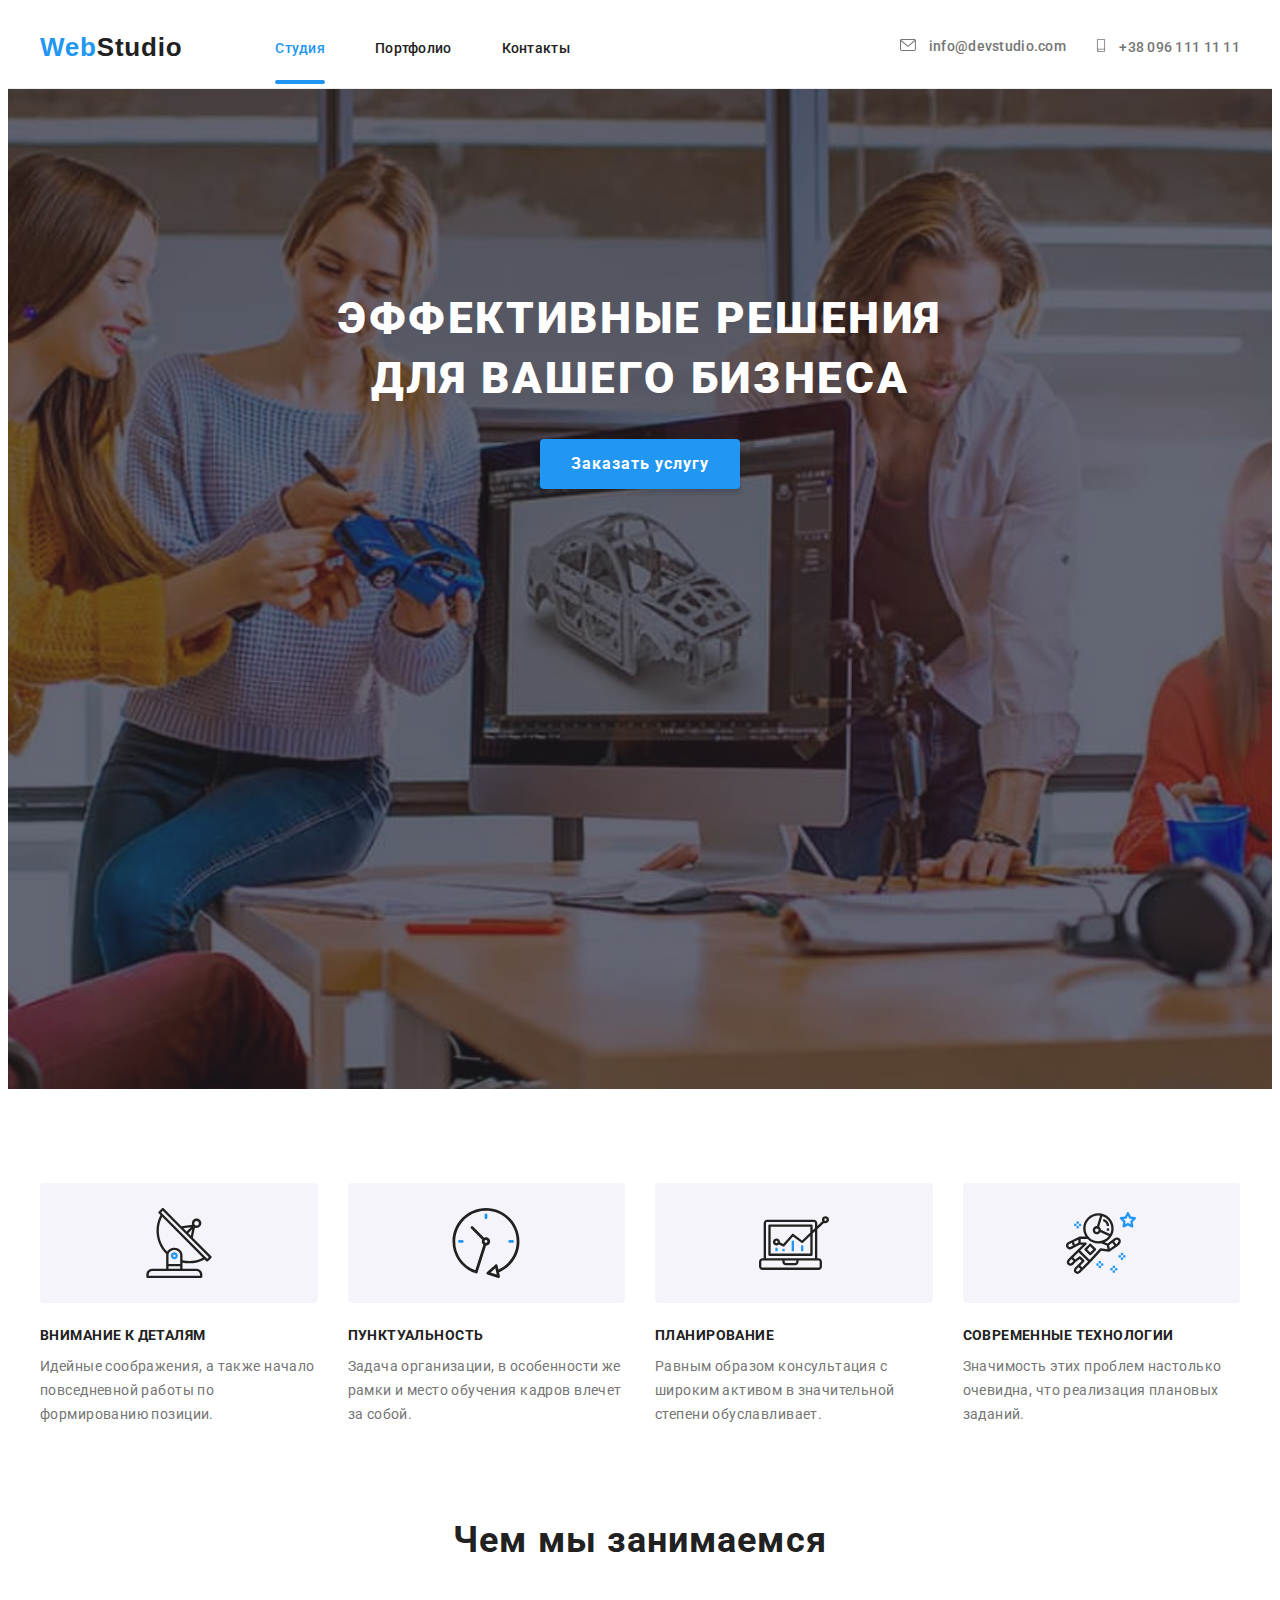
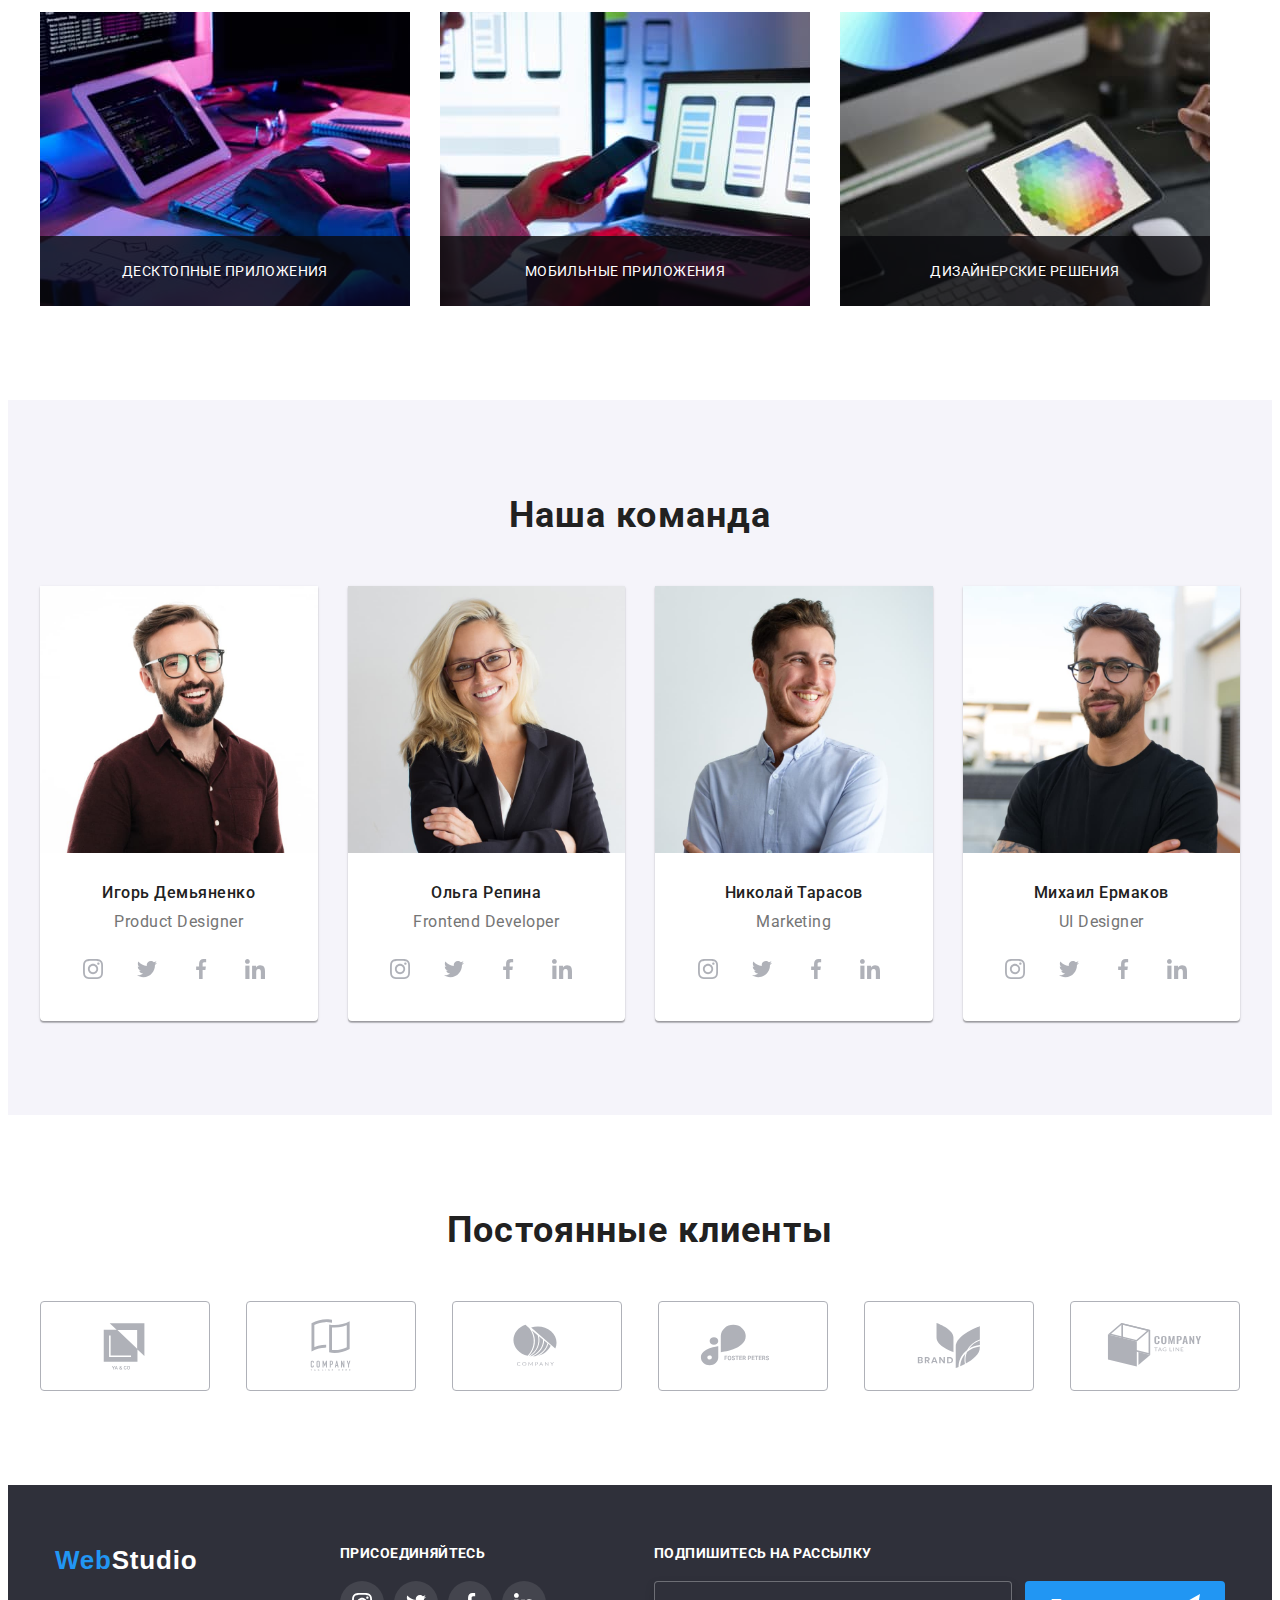
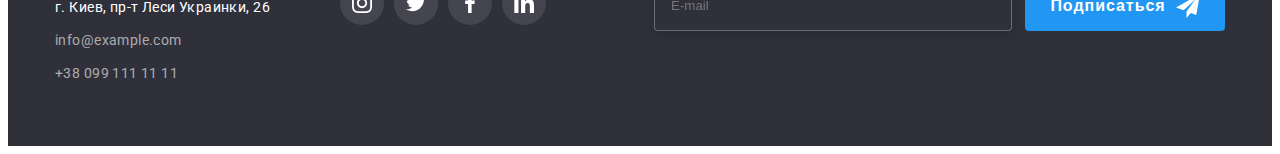
<file: index.html>
<!DOCTYPE html>
<html lang="ru">
<head>
    <meta charset="UTF-8">
    <meta http-equiv="X-UA-Compatible" content="IE=edge">
    <meta name="viewport" content="width=device-width, initial-scale=1.0">
    <link rel="stylesheet" href="https://cdnjs.cloudflare.com/ajax/libs/modern-normalize/1.1.0/modern-normalize.min.css"
        integrity="sha512-wpPYUAdjBVSE4KJnH1VR1HeZfpl1ub8YT/NKx4PuQ5NmX2tKuGu6U/JRp5y+Y8XG2tV+wKQpNHVUX03MfMFn9Q=="
        crossorigin="anonymous" referrerpolicy="no-referrer" />
    <link rel="preconnect" href="https://fonts.gstatic.com">
    <title>WebStudio</title>
    <link rel="preconnect" href="https://fonts.googleapis.com">
    <link rel="preconnect" href="https://fonts.gstatic.com" crossorigin>
    <link href="https://fonts.googleapis.com/css2?family=Roboto:wght@400;500;700;900&display=swap" rel="stylesheet">
    <link rel="stylesheet" href="./css/main.css"/>
</head>
<body>

    <!--Шапка -->
    <header class="header">
        <div class="container header__container">
            <nav class="navigation">
                <a href="/" class="logo"><span class="logo-web" lang="en">Web</span>Studio
                </a>

                <ul class="nav-list">
                    <li class="nav-list__item studio-portfolio">
                        <a href="./index.html"  class="nav-list__link current">Студия</a>
                    </li>
                    <li class="nav-list__item studio-portfolio">
                        <a href="./portfolio.html" class="nav-list__link">Портфолио</a>
                    </li>
                    <li class="nav-list__item studio-portfolio">
                        <a href="" class="nav-list__link">Контакты</a>
                    </li>
                </ul>
            </nav>

            <ul class="header-contacts">
                <li class="header-contacts__item">
                    <a href="mailto:info@devstudio.com" class="header-contacts__link">
                        <svg class="header-contacts-icons" width="16" height="12">
                            <use href="./Images/icons.svg#icon-envelope"></use>
                        </svg>
                        <span class="header-contacts-name">info@devstudio.com</span>
                    </a>
                </li>
                <li class="header-contacts__item">
                    <a href="tel:+380961111111" class="header-contacts__link">
                        <svg class="header-contacts-icons" width="10" height="13">
                            <use href="./Images/icons.svg#icon-smartphone"></use>
                        </svg>
                        <span class="header-contacts-name">+38 096 111 11 11</span>
                    </a>
                </li>
            </ul>
            <button type="button" class="btn-menu-open">
                <svg width="24" height="16">
                    <use href="./Images/icon-menu.svg#icon-menu"></use>
                </svg>
            </button>
        </div>
        <div class="mob-menu is-hidden">
            <div class="container">
                <div class="mob-menu-top">
                    <div class="mob-menu-close"> 
                        <button type="button" class="btn-menu-close">
                            <svg width="18.67" height="18.67">
                                <use href="./Images/icon-menu.svg#menu-icon-close"></use>
                            </svg>
                        </button>
                    </div>

                    <ul class="mob-menu-list">
                        <li class="mob-menu-list__item mob-studio-portfolio">
                            <a href="./index.html" class="mob-menu-list__link">Студия</a>
                        </li>
                        <li class="mob-menu-list__item mob-studio-portfolio">
                            <a href="./portfolio.html" class="mob-menu-list__link">Портфолио</a>
                        </li>
                        <li class="mob-menu-list__item mob-studio-portfolio">
                            <a href="" class="mob-menu-list__link">Контакты</a>
                        </li>
                    </ul>
                </div>

                <div class="mob-menu-bottom">
                    <ul class="mob-menu-contacts">
                        <li class="mob-menu-contacts__item">
                            <a href="mailto:info@devstudio.com" class="mob-menu-contacts__link">
                                <span class="mob-menu-contacts-name">info@devstudio.com</span>
                            </a>
                        </li>
                        <li class="mob-menu-contacts__item">
                            <a href="tel:+380961111111" class="mob-menu-contacts__link">
                                <span class="mob-menu-contacts-name">+38 096 111 11 11</span>
                            </a>
                        </li>
                    </ul>

                    <ul class="mob-menu-networks">
                        <li class="mob-menu-networks__item">
                            <a href="Instagram" class="mob-menu-networks__link">Instagram</a>
                        </li>
                        <li class="mob-menu-networks__item">
                            <a href="Twitter" class="mob-menu-networks__link">Twitter</a>
                        </li>
                        <li class="mob-menu-networks__item">
                            <a href="Facebook" class="mob-menu-networks__link">Facebook</a>
                        </li>
                        <li class="mob-menu-networks__item">
                            <a href="LinkedIn" class="mob-menu-networks__link">LinkedIn</a>
                        </li>
                    </ul>
                </div>
            </div>

        </div>
    </header>

    <main>
        <section class="hero section">
            <div class="container">
                <h1 class="hero__title">Эффективные решения для вашего бизнеса</h1>
                <button type="button" class="hero-btn" data-modal-open>Заказать услугу</button>
                
            </div>
        </section>

        <section class="feature section">
            <div class="container">
                <ul class="feature-list">
                    <li class="feature-list__item">
                        <a href="" class="feature-list__link">
                            <svg class="feature-list__icons" width="70" height="70">
                                <use href="./Images/icons.svg#icon-antenna"></use>
                            </svg>
                        </a>
                        <h2 class="feature-list__heading">Внимание к деталям</h2>
                        <p class="feature-list__text">Идейные соображения, а также начало повседневной работы по формированию позиции.</p>
                    </li>

                    <li class="feature-list__item">
                        <a href="" class="feature-list__link">
                            <svg class="feature-list__icons" width="70" height="70">
                                <use href="./Images/icons.svg#icon-clock"></use>
                            </svg>
                        </a>
                        <h2 class="feature-list__heading">Пунктуальность</h2>
                        <p class="feature-list__text">Задача организации, в особенности же рамки и место обучения кадров влечет за собой.</p>
                    </li>

                    <li class="feature-list__item">
                        <a href="" class="feature-list__link">
                            <svg class="feature-list__icons" width="70" height="70">
                                <use href="./Images/icons.svg#icon-diagram"></use>
                            </svg>
                        </a>
                        <h2 class="feature-list__heading">Планирование</h2>
                        <p class="feature-list__text">Равным образом консультация с широким активом в значительной степени обуславливает.</p>
                    </li>

                    <li class="feature-list__item">
                        <a href="" class="feature-list__link">
                            <svg class="feature-list__icons" width="70" height="70">
                                <use href="./Images/icons.svg#icon-astronaut"></use>
                            </svg>
                        </a>
                        <h2 class="feature-list__heading">Современные технологии</h2>
                        <p class="feature-list__text">Значимость этих проблем настолько очевидна, что реализация плановых заданий.</p>

                    </li>
                </ul>
            </div>
        </section>

        <section class="activity section">
            <div class="container">
                <h3 class="activity__heading activity--heading">Чем мы занимаемся</h3>
                <ul class="activity-list">
                    <li class="activity-list__item">
                        <div class="activity-list__theme">
                            <img srcset="./Images/box-1.jpg 1x,
                            ./Images/box-1-2x.jpg 2x"
                            src="./Images/box-1.jpg" alt="Написание программы html" width="370">
                            <div class="activity-list__name"><p class="activity-list__text">Десктопные приложения</p></div>
                        </div>
                    </li>
                    <li class="activity-list__item">
                        <div class="activity-list__theme">
                            <img srcset="./Images/box-2.jpg 1x,
                            ./Images/box-2-2x.jpg 2x"
                            src="./Images/box-2.jpg" alt="Веб разработка для мобильных телефонов" width="370">
                            <div class="activity-list__name"><p class="activity-list__text">Мобильные приложения</p></div>
                        </div>
                    </li>
                    <li class="activity-list__item">
                        <div class="activity-list__theme">
                            <img srcset="./Images/box-3.jpg 1x,
                            ./Images/box-3-2x.jpg 2x"
                            src="./Images/box-3.jpg" alt="Веб разработка для планшетов" width="370">
                            <div class="activity-list__name"><p class="activity-list__text">Дизайнерские решения</p></div>
                        </div>
                    </li>
                </ul>
            </div>
        </section>

        <section class="command section">
            <div class="command__text container">
                <h2 class="command__heading command--heading">Наша команда</h2>
                <ul class="command-list">
                    <li class="command-list__item">
                        <img srcset="./Images/team-card-1.jpg 1x, 
                        ./Images/team-card-1-2x.jpg 2x" 
                        src="./Images/team-card-1.jpg" 
                        alt="Игорь Демьяненко" 
                        width="270">
                        <div class="command-list__name">
                            <h3 class="command-list__heading">Игорь Демьяненко</h3>
                            <p class="command-list__paragraph"><span lang="en">Product Designer</span></p>
                            <ul class="command-networks">
                                <li class="command-networks__social">
                                    <a href="https://www.instagram.com/" class="command-networks__link">
                                        <svg class="command-networks__icon" width="20" height="20">
                                            <use href="./Images/icons.svg#icon-instagram"></use>
                                        </svg>
                                    </a>
                                </li>
                                <li class="command-networks__social">
                                    <a href="https://twitter.com/" class="command-networks__link">
                                        <svg class="command-networks__icon" width="20" height="20">
                                            <use href="./Images/icons.svg#icon-twitter"></use>
                                        </svg>
                                    </a>
                                </li>
                                <li class="command-networks__social">
                                    <a href="https://www.facebook.com/" class="command-networks__link">
                                        <svg class="command-networks__icon" width="20" height="20">
                                            <use href="./Images/icons.svg#icon-facebook"></use>
                                        </svg>
                                    </a>
                                </li>
                                <li class="command-networks__social">
                                    <a href="https://www.linkedin.com/" class="command-networks__link">
                                        <svg class="command-networks__icon" width="20" height="20">
                                            <use href="./Images/icons.svg#icon-linkedin"></use>
                                        </svg>
                                    </a>
                                </li>
                            </ul>
                        </div>

                    </li>
                    <li class="command-list__item">
                        <img srcset="./Images/team-card-2.jpg 1x, 
                        ./Images/team-card-2-2x.jpg 2x"
                        src="./Images/team-card-2.jpg" 
                        alt="Ольга Репина" 
                        width="270">
                        <div class="command-list__name">
                            <h3 class="command-list__heading">Ольга Репина</h3>
                            <p class="command-list__paragraph"><span lang="en">Frontend Developer</span></p>
                            <ul class="command-networks">
                                <li class="command-networks__social">
                                    <a href="https://www.instagram.com/" class="command-networks__link">
                                        <svg class="command-networks__icon" width="20" height="20">
                                            <use href="./Images/icons.svg#icon-instagram"></use>
                                        </svg>
                                    </a>
                                </li>
                                <li class="command-networks__social">
                                    <a href="https://twitter.com/" class="command-networks__link">
                                        <svg class="command-networks__icon" width="20" height="20">
                                            <use href="./Images/icons.svg#icon-twitter"></use>
                                        </svg>
                                    </a>
                                </li>
                                <li class="command-networks__social">
                                    <a href="https://www.facebook.com/" class="command-networks__link">
                                        <svg class="command-networks__icon" width="20" height="20">
                                            <use href="./Images/icons.svg#icon-facebook"></use>
                                        </svg>
                                    </a>
                                </li>
                                <li class="command-networks__social">
                                    <a href="https://www.linkedin.com/" class="command-networks__link">
                                        <svg class="command-networks__icon" width="20" height="20">
                                            <use href="./Images/icons.svg#icon-linkedin"></use>
                                        </svg>
                                    </a>
                                </li>
                            </ul>
                        </div>
                    </li>
                    <li class="command-list__item">
                        <img srcset="./Images/team-card-3.jpg 1x, 
                        ./Images/team-card-3-2x.jpg 2x"
                        src="./Images/team-card-3.jpg" 
                        alt="Николай Тарасов" 
                        width="270">
                        <div class="command-list__name">
                            <h3 class="command-list__heading">Николай Тарасов</h3>
                            <p class="command-list__paragraph"><span lang="en">Marketing</span></p>
                            <ul class="command-networks">
                                <li class="command-networks__social">
                                    <a href="https://www.instagram.com/" class="command-networks__link">
                                        <svg class="command-networks__icon" width="20" height="20">
                                            <use href="./Images/icons.svg#icon-instagram"></use>
                                        </svg>
                                    </a>
                                </li>
                                <li class="command-networks__social">
                                    <a href="https://twitter.com/" class="command-networks__link">
                                        <svg class="command-networks__icon" width="20" height="20">
                                            <use href="./Images/icons.svg#icon-twitter"></use>
                                        </svg>
                                    </a>
                                </li>
                                <li class="command-networks__social">
                                    <a href="https://www.facebook.com/" class="command-networks__link">
                                        <svg class="command-networks__icon" width="20" height="20">
                                            <use href="./Images/icons.svg#icon-facebook"></use>
                                        </svg>
                                    </a>
                                </li>
                                <li class="command-networks__social">
                                    <a href="https://www.linkedin.com/" class="command-networks__link">
                                        <svg class="command-networks__icon" width="20" height="20">
                                            <use href="./Images/icons.svg#icon-linkedin"></use>
                                        </svg>
                                    </a>
                                </li>
                            </ul>
                        </div>
                    </li>
                    <li class="command-list__item">                    
                        <img srcset="./Images/team-card-4.jpg 1x, 
                        ./Images/team-card-4-2x.jpg 2x"
                        src="./Images/team-card-4.jpg" 
                        alt="Михаил Ермаков" 
                        width="270">
                        <div class="command-list__name">
                            <h3 class="command-list__heading">Михаил Ермаков</h3>
                            <p class="command-list__paragraph"><span lang="en">UI Designer</span></p>
                            <ul class="command-networks">
                                <li class="command-networks__social">
                                    <a href="https://www.instagram.com/" class="command-networks__link">
                                        <svg class="command-networks__icon" width="20" height="20">
                                            <use href="./Images/icons.svg#icon-instagram"></use>
                                        </svg>
                                    </a>
                                </li>
                                <li class="command-networks__social">
                                    <a href="https://twitter.com/" class="command-networks__link">
                                        <svg class="command-networks__icon" width="20" height="20">
                                            <use href="Images/icons.svg#icon-twitter"></use>
                                        </svg>
                                    </a>
                                </li>
                                <li class="command-networks__social">
                                    <a href="https://www.facebook.com/" class="command-networks__link">
                                        <svg class="command-networks__icon" width="20" height="20">
                                            <use href="Images/icons.svg#icon-facebook"></use>
                                        </svg>
                                    </a>
                                </li>
                                <li class="command-networks__social">
                                    <a href="https://www.linkedin.com/" class="command-networks__link">
                                        <svg class="command-networks__icon" width="20" height="20">
                                            <use href="Images/icons.svg#icon-linkedin"></use>
                                        </svg>
                                    </a>
                                </li>
                            </ul>
                        </div>
                    </li>
                </ul>
            </div>
        </section>

        <section class="client section">
            <div class="container">
                <h2 class="client__heading">Постоянные клиенты</h2>
                    <ul class="client-list">
                        <li class="client-list__item">
                            <a href="" class="client-list__link">
                                <svg class="client-list__icons" width="106" height="60">
                                    <use href="./Images/icons.svg#icon-ya-co"></use>
                                </svg>
                            </a>

                        </li>
                        <li class="client-list__item">
                            <a href="" class="client-list__link">
                                <svg class="client-list__icons" width="106" height="60">
                                    <use href="./Images/icons.svg#icon-company"></use>
                                </svg>
                            </a>

                        </li>
                        <li class="client-list__item">
                            <a href="" class="client-list__link">
                                <svg class="client-list__icons" width="106" height="60">
                                    <use href="./Images/icons.svg#icon-company-two"></use>
                                </svg>
                            </a>

                        </li>
                        <li class="client-list__item">
                            <a href="" class="client-list__link">
                                <svg class="client-list__icons" width="106" height="60">
                                    <use href="./Images/icons.svg#icon-fosters-peters"></use>
                                </svg>
                            </a>

                        </li>
                        <li class="client-list__item">
                            <a href="" class="client-list__link">
                                <svg class="client-list__icons" width="106" height="60">
                                    <use href="./Images/icons.svg#icon-brand"></use>
                                </svg>
                            </a>

                        </li>
                        <li class="client-list__item">
                            <a href="" class="client-list__link">
                                <svg class="client-list__icons" width="106" height="60">
                                    <use href="./Images/icons.svg#icon-company-tag-line"></use>
                                </svg>
                            </a>

                        </li>
                    </ul>
            </div>
        </section>

    </main>

    <!--Подвал-->
    <footer class="footer">
        <div class="container footer-address-network">
            <div class="footer-tel">
                <div class="footer-container">
                    <a href="/" class="footer-container__logo"><span class="footer-web" lang="en">Web</span>Studio</a>
                    <address class="footer-container__address">
                        <ul class="footer-list">
                            <li class="footer-list__item">
                                <a href="" class="footer-list__address">г. Киев, пр-т Леси Украинки, 26</a>
                            </li>
                            <li class="footer-list__item">
                                <a href="mailto:info@example.com" class="footer-list__mail">info@example.com</a>
                            </li>
                            <li class="footer-list__item">
                                <a href="tel:+380991111111" class="footer-list__tel">+38 099 111 11 11</a>
                            </li>
                        </ul>
                    </address>
                </div>
                <div class="footer-social-networks">
                    <h3 class="footer__heading">присоединяйтесь</h3>
                    <ul class="footer-networks">
                        <li class="footer-networks__social">
                            <a href="https://www.instagram.com/" class="footer-networks__link">
                                <svg class="footer-networks__icon" width="20" height="20">
                                    <use href="./Images/icons.svg#icon-instagram"></use>
                                </svg>
                            </a>
                        </li>
                        <li class="footer-networks__social">
                            <a href="https://twitter.com/" class="footer-networks__link">
                                <svg class="footer-networks__icon" width="20" height="20">
                                    <use href="./Images/icons.svg#icon-twitter"></use>
                                </svg>
                            </a>
                        </li>
                        <li class="footer-networks__social">
                            <a href="https://www.facebook.com/" class="footer-networks__link">
                                <svg class="footer-networks__icon" width="20" height="20">
                                    <use href="./Images/icons.svg#icon-facebook"></use>
                                </svg>
                            </a>
                        </li>
                        <li class="footer-networks__social">
                            <a href="https://www.linkedin.com/" class="footer-networks__link">
                                <svg class="footer-networks__icon" width="20" height="20">
                                    <use href="./Images/icons.svg#icon-linkedin"></use>
                                </svg>
                            </a>
                        </li>
                        
                    </ul>
                </div>
            </div>
            <div class="footer-subscription">
                <h3 class="footer__heading">Подпишитесь на рассылку</h3>
                <form class="subscription-form">
                    <input
                    type="email"
                    name="email-subscriptio"
                    class="subscription-form__email"
                    required
                    placeholder="E-mail"
                    >
                    <button type="submit" class="btn-subscription">Подписаться
                        <svg class="btn-subscription__icons" width="24" height="24">
                            <use href="./Images/icons.svg#icon-icon-send-footer"></use>
                        </svg>
                    </button>
                </form>

            </div>
        </div>
        
    </footer>

    <div class="backdrop is-hidden" data-modal>
        <div class="modal">
            <button type="button" data-modal-close class="modal-close-btn">
                <svg class="modal-close-btn__icon" width="11" height="11">
                    <use href="./Images/icons.svg#icon-close"></use>
                </svg>
            </button>
            <p class="modal__title">Оставьте свои данные, мы вам перезвоним</p>
            <form class="modal-form">
                <div class="form-field">
                    <label for="user-name" class="modal-form__name">Имя</label>
                    <div class="modal-form__wrap">
                        <input 
                        type="text" 
                        name="user-name"
                        class="modal-form__input"
                        required
                        id="user-name">
                        <svg class="modal-form__icon" width="18" height="18">
                            <use href="./Images/icons.svg#icon-person-name"></use>
                        </svg>
                    </div>
                </div>

                <div class="form-field">
                    <label for="user-tel" class="modal-form__name">Телефон</label>
                    <div class="modal-form__wrap">
                        <input 
                        type="tel"
                        name="tel"
                        class="modal-form__input"
                        required
                        id="user-tel">
                        <svg class="modal-form__icon" width="18" height="18">
                            <use href="./Images/icons.svg#icon-person-phone"></use>
                        </svg>
                    </div>
                </div>
    
                <div class="form-field">
                    <label for="user-email" class="modal-form__name">Почта</label>
                    <div class="modal-form__wrap">
                        <input 
                        type="email"
                        name="email" 
                        class="modal-form__input"
                        required
                        id="user-email">
                        <svg class="modal-form__icon" width="18" height="18">
                            <use href="./Images/icons.svg#icon-person-email"></use>
                        </svg>
                    </div>
                </div>

                <div class="form-field form-field-comment">
                    <label for="user-text" class="modal-form__name">Комментарий</label>
                    <textarea 
                        name="user-text" 
                        id="user-text" 
                        class="modal-text" 
                        placeholder="Введите текст"
                    ></textarea>
                </div>
                <div class="form-field form-field-check">
                    <input type="checkbox"
                    class="form-field-check__input visually-hidden"
                    id="modal-check"
                    name="modal-check">
                    <label for="modal-check" class="form-field-check__text">Соглашаюсь с рассылкой и принимаю 
                        <u class="form-field-check__accent"> Условия договора</u></label>
                </div>
                <div class="form-field-btn">
                    <button type="submit" class="btn-modal-submit">Отправить</button>
                </div>

            </form>
        </div>
    </div>

    <script src="./js/modal.js"></script>
    <script src="./js/menu.js"></script>
</body>
</html>
</file>
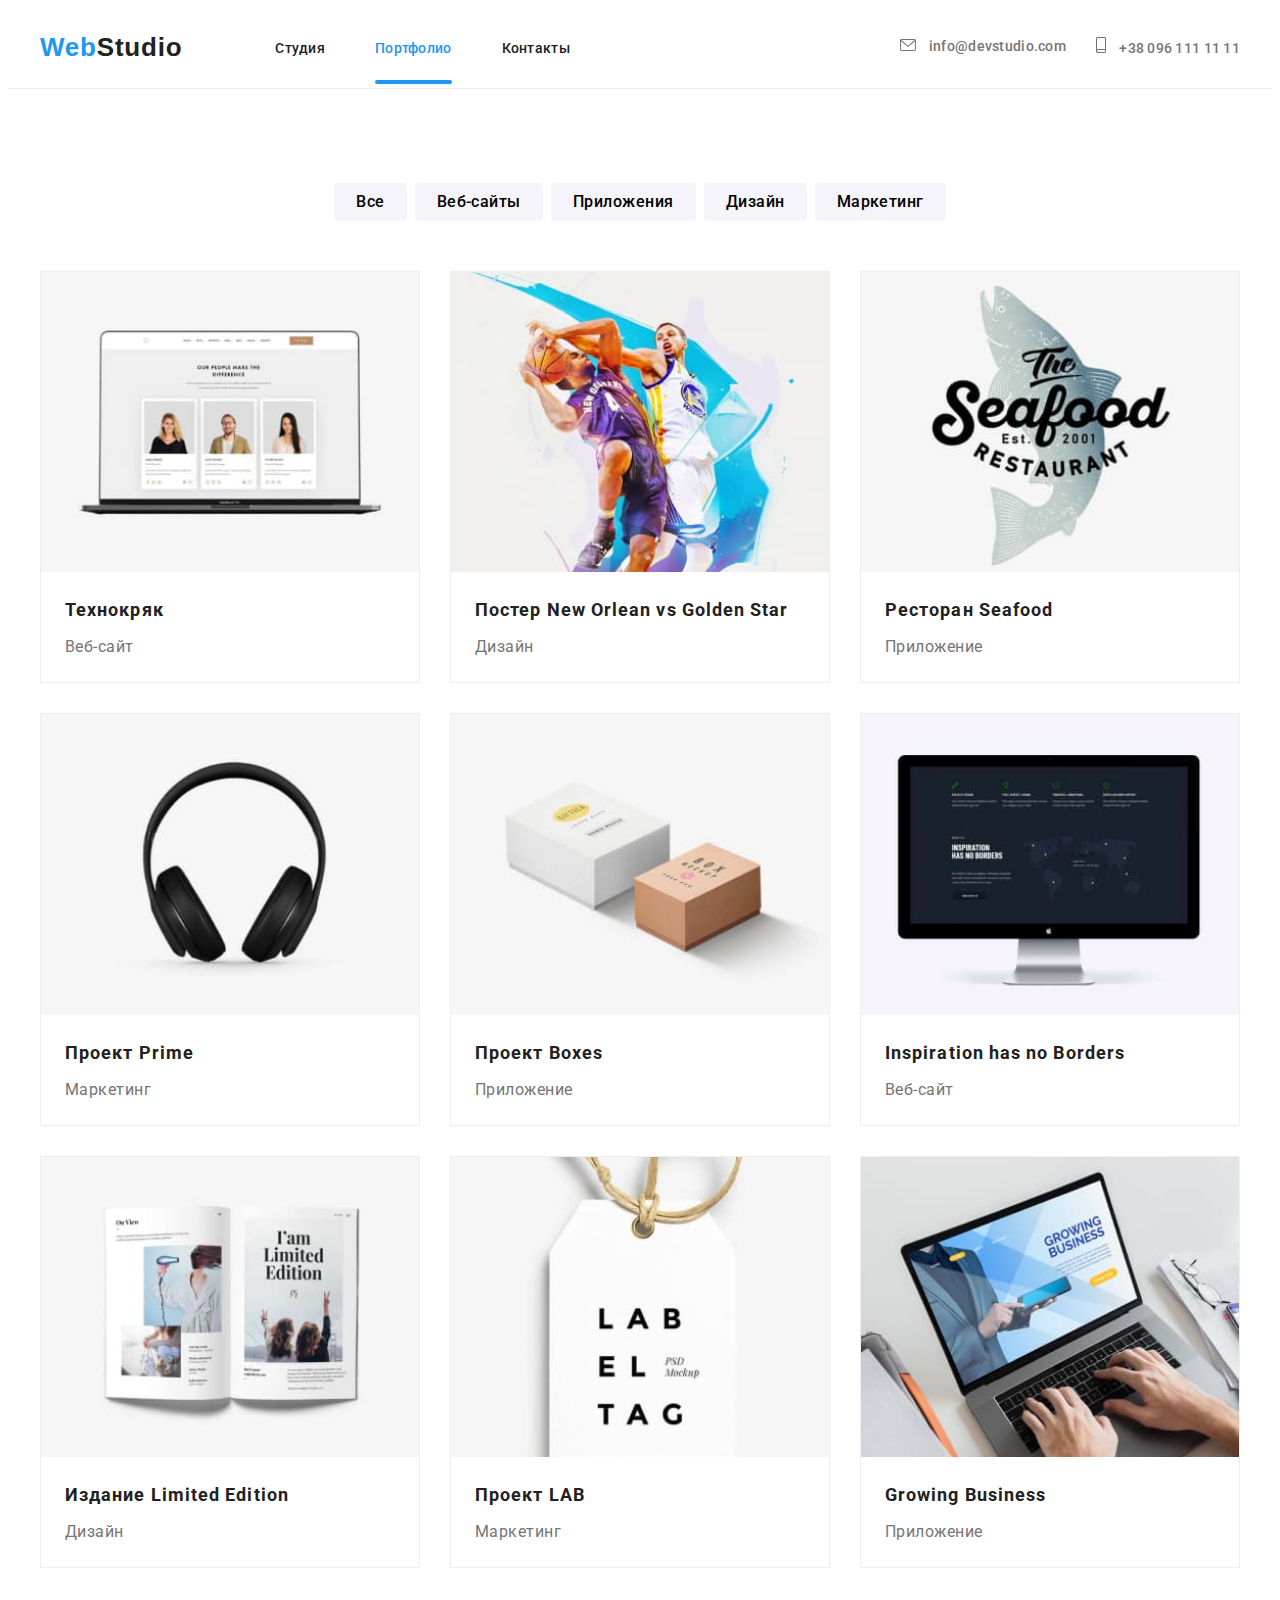
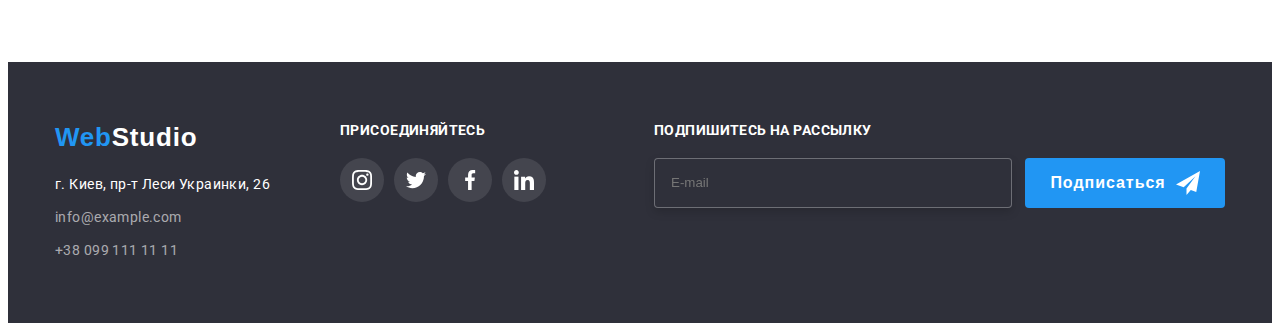
<file: portfolio.html>
<!DOCTYPE html>
<html lang="ru">
<head>
    <meta charset="UTF-8">
    <meta http-equiv="X-UA-Compatible" content="IE=edge">
    <meta name="viewport" content="width=device-width, initial-scale=1.0">
    <link rel="stylesheet" href="https://cdnjs.cloudflare.com/ajax/libs/modern-normalize/1.1.0/modern-normalize.min.css"
        integrity="sha512-wpPYUAdjBVSE4KJnH1VR1HeZfpl1ub8YT/NKx4PuQ5NmX2tKuGu6U/JRp5y+Y8XG2tV+wKQpNHVUX03MfMFn9Q=="
        crossorigin="anonymous" referrerpolicy="no-referrer" />
    <title>Portfolio</title>
    <link rel="preconnect" href="https://fonts.googleapis.com">
    <link rel="preconnect" href="https://fonts.gstatic.com" crossorigin>
    <link href="https://fonts.googleapis.com/css2?family=Roboto:wght@400;500;700;900&display=swap" rel="stylesheet">
    <link rel="stylesheet" href="./css/main.css" />
</head>
<body>
    <header class="header">
        <div class="container header__container">
            <nav class="navigation">
                <a href="./index.html" class="logo"><span class="logo-web" lang="en">Web</span>Studio
                </a>
        
                <ul class="nav-list">
                    <li class="nav-list__item studio-portfolio-link">
                        <a href="./index.html" class="nav-list__link">Студия</a>
                    </li>
                    <li class="nav-list__item studio-portfolio-link">
                        <a href="./portfolio.html" class="nav-list__link current">Портфолио</a>
                    </li>
                    <li class="nav-list__item studio-portfolio-link">
                        <a href="" class="nav-list__link">Контакты</a>
                    </li>
                </ul>
            </nav>
        
            <ul class="header-contacts">
                <li class="header-contacts__item">
                    <a href="mailto:info@devstudio.com" class="header-contacts__link">
                        <svg class="header-contacts-icons" width="16" height="12">
                            <use href="./Images/icons.svg#icon-envelope"></use>
                        </svg>
                        <span class="header-contacts-name">info@devstudio.com</span>
                    </a>
                </li>
                <li class="header-contacts__item">
                    <a href="tel:+380961111111" class="header-contacts__link">
                        <svg class="header-contacts-icons" width="10" height="16">
                            <use href="./Images/icons.svg#icon-smartphone"></use>
                        </svg>
                        <span class="header-contacts-name">+38 096 111 11 11</span>
                    </a>
                </li>
            </ul>
            <button type="button" class="btn-menu-open">
                <svg width="24" height="16">
                    <use href="./Images/icon-menu.svg#icon-menu"></use>
                </svg>
            </button>
        </div>
        <div class="mob-menu is-hidden">
            <div class="container">
                <div class="mob-menu-top">
                    <div class="mob-menu-close">
                        <button type="button" class="btn-menu-close">
                            <svg width="18.67" height="18.67">
                                <use href="./Images/icon-menu.svg#menu-icon-close"></use>
                            </svg>
                        </button>
                    </div>
        
                    <ul class="mob-menu-list">
                        <li class="mob-menu-list__item mob-studio-portfolio">
                            <a href="./index.html" class="mob-menu-list__link mob-menu-portfolio-link">Студия</a>
                        </li>
                        <li class="mob-menu-list__item mob-studio-portfolio">
                            <a href="./portfolio.html" class="mob-menu-list__link mob-menu-portfolio-link-stile">Портфолио</a>
                        </li>
                        <li class="mob-menu-list__item mob-studio-portfolio">
                            <a href="" class="mob-menu-list__link ">Контакты</a>
                        </li>
                    </ul>
                </div>
        
                <div class="mob-menu-bottom">
                    <ul class="mob-menu-contacts">
                        <li class="mob-menu-contacts__item">
                            <a href="mailto:info@devstudio.com" class="mob-menu-contacts__link">
                                <span class="mob-menu-contacts-name">info@devstudio.com</span>
                            </a>
                        </li>
                        <li class="mob-menu-contacts__item">
                            <a href="tel:+380961111111" class="mob-menu-contacts__link">
                                <span class="mob-menu-contacts-name">+38 096 111 11 11</span>
                            </a>
                        </li>
                    </ul>
        
                    <ul class="mob-menu-networks">
                        <li class="mob-menu-networks__item">
                            <a href="Instagram" class="mob-menu-networks__link">Instagram</a>
                        </li>
                        <li class="mob-menu-networks__item">
                            <a href="Twitter" class="mob-menu-networks__link">Twitter</a>
                        </li>
                        <li class="mob-menu-networks__item">
                            <a href="Facebook" class="mob-menu-networks__link">Facebook</a>
                        </li>
                        <li class="mob-menu-networks__item">
                            <a href="LinkedIn" class="mob-menu-networks__link">LinkedIn</a>
                        </li>
                    </ul>
                </div>
            </div>
        
        </div>
    </header>

    <main>
        <section class="section">
            <div class="container">
                <h1 class="visually-hidden">Кнопки</h1>
                    <ul class="portfolio-btn-list">
                        <li class="portfolio-btn-list__item"><button type="button" class="portfolio-btn">Все</button></li>
                        <li class="portfolio-btn-list__item"><button type="button" class="portfolio-btn">Веб-сайты</button></li>  
                        <li class="portfolio-btn-list__item"><button type="button" class="portfolio-btn">Приложения</button></li>
                        <li class="portfolio-btn-list__item"><button type="button" class="portfolio-btn">Дизайн</button></li>
                        <li class="portfolio-btn-list__item"><button type="button" class="portfolio-btn">Маркетинг</button></li>
                    </ul>
            
                <ul class="portfolio">
                    <li class="portfolio-item">
                        <a href="" class="portfolio-item__link">
                            <div class="portfolio-item__img">
                                <picture>
                                    <source
                                    srcset="
                                    ./Images-portfolio/1-tehnokrack.jpg    1x,
                                    ./Images-portfolio/1-tehnokrack-2x.jpg 2x
                                    "
                                    media="(min-width: 1200px)"
                                    />
                                    <source srcset="
                                    ./Images-portfolio/1-tehnokrack-tab.jpg    1x,
                                    ./Images-portfolio/1-tehnokrack-tab-2x.jpg 2x
                                    " 
                                    media="(min-width: 768px)" 
                                    />
                                    <source srcset="
                                    ./Images-portfolio/1-tehnokrack-tel.jpg    1x,
                                    ./Images-portfolio/1-tehnokrack-tel-2x.jpg 2x
                                    " 
                                    media="(min-width: 320px)" 
                                    />
                                    <img src="./Images-portfolio/1-tehnokrack.jpg" alt="">
                                </picture> 
                                <p class="portfolio-item__text">Технокряк это современная площадка распространения коронавируса. Компании используют эту
                                платформу для цифрового шпионажа и атак на защищённые сервера конкурентов.</p>
                            </div>
                            <div class="portfolio-item__name">
                                <h3 class="portfolio-item__heading">Технокряк</h3>
                                <p class="portfolio-item__paragraph">Веб-сайт</p>
                                
                            </div>
                        </a>
                        

                    </li>
                    <li class="portfolio-item">
                        <a href="" class="portfolio-item__link">
                            <div class="portfolio-item__img">
                                <picture>
                                    <source srcset="
                                    ./Images-portfolio/2-poster.jpg    1x,
                                    ./Images-portfolio/2-poster-2x.jpg 2x
                                    " 
                                    media="(min-width: 1200px)" 
                                    />
                                    <source srcset="
                                    ./Images-portfolio/2-poster-tab.jpg    1x,
                                    ./Images-portfolio/2-poster-tab-2x.jpg 2x
                                    " 
                                    media="(min-width: 768px)" 
                                    />
                                    <source srcset="
                                    ./Images-portfolio/2-poster-tel.jpg    1x,
                                    ./Images-portfolio/2-poster-tel-2x.jpg 2x
                                    " 
                                    media="(min-width: 320px)" 
                                    />
                                    <img src="./Images-portfolio/2-poster.jpg" alt="">
                                </picture>
                                <p class="portfolio-item__text">Технокряк это современная площадка распространения коронавируса. Компании используют эту
                                    платформу для цифрового шпионажа и атак на защищённые сервера конкурентов.</p>
                            </div>
                            <div class="portfolio-item__name">
                                <h3 class="portfolio-item__heading">Постер <span lang="en">New Orlean vs Golden Star</span></h3>
                                <p class="portfolio-item__paragraph">Дизайн</p>
                            </div>
                        </a>
                        
                    </li>
                    <li class="portfolio-item">
                        <a href="" class="portfolio-item__link">
                            <div class="portfolio-item__img">
                            <picture>
                                <source srcset="
                                ./Images-portfolio/3-restaurant.jpg    1x,
                                ./Images-portfolio/3-restaurant-2x.jpg 2x
                                " 
                                media="(min-width: 1200px)" 
                                />
                                <source srcset="
                                ./Images-portfolio/3-restaurant-tab.jpg    1x,
                                ./Images-portfolio/3-restaurant-tab-2x.jpg 2x
                                " 
                                media="(min-width: 768px)" 
                                />
                                <source srcset="
                                ./Images-portfolio/3-restaurant-tel.jpg    1x,
                                ./Images-portfolio/3-restaurant-tel-2x.jpg 2x
                                " 
                                media="(min-width: 320px)" 
                                />
                                <img src="./Images-portfolio/3-restaurant.jpg" alt="">
                            </picture>
                            <p class="portfolio-item__text">Технокряк это современная площадка распространения коронавируса. Компании используют эту
                                платформу для цифрового шпионажа и атак на защищённые сервера конкурентов.</p>
                            </div>
                            <div class="portfolio-item__name">
                                <h3 class="portfolio-item__heading">Ресторан <span lang="en">Seafood</span></h3>
                                <p class="portfolio-item__paragraph">Приложение</p>
                            </div>
                        </a>
                        
                    </li>
                    <li class="portfolio-item">
                        <a href="" class="portfolio-item__link">
                            <div class="portfolio-item__img">
                            <picture>
                                <source srcset="
                                ./Images-portfolio/4-prime.jpg    1x,
                                ./Images-portfolio/4-prime-2x.jpg 2x
                                " 
                                media="(min-width: 1200px)" 
                                />
                                <source srcset="
                                ./Images-portfolio/4-prime-tab.jpg    1x,
                                ./Images-portfolio/4-prime-tab-2x.jpg 2x
                                " 
                                media="(min-width: 768px)" 
                                />
                                <source srcset="
                                ./Images-portfolio/4-prime-tel.jpg    1x,
                                ./Images-portfolio/4-prime-tel-2x.jpg 2x
                                " 
                                media="(min-width: 320px)" 
                                />
                                <img src="./Images-portfolio/4-prime.jpg" alt="">
                            </picture>
                            <p class="portfolio-item__text">Технокряк это современная площадка распространения коронавируса. Компании используют эту
                                платформу для цифрового шпионажа и атак на защищённые сервера конкурентов.</p>
                            </div>
                            <div class="portfolio-item__name">
                                <h3 class="portfolio-item__heading">Проект <span lang="en">Prime</span></h3>
                                <p class="portfolio-item__paragraph">Маркетинг</p>
                            </div>
                        </a>

                    </li>
                    <li class="portfolio-item">
                        <a href="" class="portfolio-item__link">
                            <div class="portfolio-item__img">
                            <picture>
                                <source srcset="
                                ./Images-portfolio/5-boxes.jpg    1x,
                                ./Images-portfolio/5-boxes-2x.jpg 2x
                                " 
                                media="(min-width: 1200px)" 
                                />
                                <source srcset="
                                ./Images-portfolio/5-boxes-tab.jpg    1x,
                                ./Images-portfolio/5-boxes-tab-2x.jpg 2x
                                " 
                                media="(min-width: 768px)" 
                                />
                                <source srcset="
                                ./Images-portfolio/5-boxes-tel.jpg    1x,
                                ./Images-portfolio/5-boxes-tel-2x.jpg 2x
                                " 
                                media="(min-width: 320px)" 
                                />
                                <img src="./Images-portfolio/5-boxes.jpg" alt="">
                            </picture>
                            <p class="portfolio-item__text">Технокряк это современная площадка распространения коронавируса. Компании используют эту
                                платформу для цифрового шпионажа и атак на защищённые сервера конкурентов.</p>
                            </div>
                            <div class="portfolio-item__name">
                                <h3 class="portfolio-item__heading">Проект <span lang="en">Boxes</span></h3>
                                <p class="portfolio-item__paragraph">Приложение</p>
                            </div>
                        </a>
                        
                    </li>
                    <li class="portfolio-item">
                        <a href="" class="portfolio-item__link">
                            <div class="portfolio-item__img">
                            <picture>
                                <source srcset="
                                ./Images-portfolio/6-inspiration.jpg    1x,
                                ./Images-portfolio/6-inspiration-2x.jpg 2x
                                " 
                                media="(min-width: 1200px)" 
                                />
                                <source srcset="
                                ./Images-portfolio/6-inspiration-tab.jpg    1x,
                                ./Images-portfolio/6-inspiration-tab-2x.jpg 2x
                                " 
                                media="(min-width: 768px)" 
                                />
                                <source srcset="
                                ./Images-portfolio/6-inspiration-tel.jpg    1x,
                                ./Images-portfolio/6-inspiration-tel-2x.jpg 2x
                                " 
                                media="(min-width: 320px)" 
                                />
                                <img src="./Images-portfolio/6-inspiration.jpg" alt="">
                            </picture>
                            <p class="portfolio-item__text">Технокряк это современная площадка распространения коронавируса. Компании используют эту
                                платформу для цифрового шпионажа и атак на защищённые сервера конкурентов.</p>
                            </div>
                            <div class="portfolio-item__name">
                                <h3 class="portfolio-item__heading"><span lang="en">Inspiration has no Borders</span></h3>
                                <p class="portfolio-item__paragraph">Веб-сайт</p>
                            </div>
                        </a>

                    </li>
                    <li class="portfolio-item">
                        <a href="" class="portfolio-item__link">
                            <div class="portfolio-item__img">
                            <picture>
                                <source srcset="
                                ./Images-portfolio/7-edition.jpg    1x,
                                ./Images-portfolio/7-edition-2x.jpg 2x
                                " 
                                media="(min-width: 1200px)" 
                                />
                                <source srcset="
                                ./Images-portfolio/7-edition-tab.jpg    1x,
                                ./Images-portfolio/7-edition-tab-2x.jpg 2x
                                " 
                                media="(min-width: 768px)" 
                                />
                                <source srcset="
                                ./Images-portfolio/7-edition-tel.jpg    1x,
                                ./Images-portfolio/7-edition-tel-2x.jpg 2x
                                " 
                                media="(min-width: 320px)" 
                                />
                                <img src="./Images-portfolio/7-edition.jpg" alt="">
                            </picture>
                            <p class="portfolio-item__text">Технокряк это современная площадка распространения коронавируса. Компании используют эту
                                платформу для цифрового шпионажа и атак на защищённые сервера конкурентов.</p>
                            </div>
                            <div class="portfolio-item__name">
                                <h3 class="portfolio-item__heading">Издание <span lang="en">Limited Edition</span></h3>
                                <p class="portfolio-item__paragraph">Дизайн</p>
                            </div>
                        </a>

                    </li>
                    <li class="portfolio-item">
                        <a href="" class="portfolio-item__link">
                            <div class="portfolio-item__img">
                            <picture>
                                <source srcset="
                                ./Images-portfolio/8-lab.jpg    1x,
                                ./Images-portfolio/8-lab-2x.jpg 2x
                                " 
                                media="(min-width: 1200px)" 
                                />
                                <source srcset="
                                ./Images-portfolio/8-lab-tab.jpg    1x,
                                ./Images-portfolio/8-lab-tab-2x.jpg 2x
                                " 
                                media="(min-width: 768px)" 
                                />
                                <source srcset="
                                ./Images-portfolio/8-lab-tel.jpg    1x,
                                ./Images-portfolio/8-lab-tel-2x.jpg 2x
                                " 
                                media="(min-width: 320px)" 
                                />
                                <img src="./Images-portfolio/8-lab.jpg" alt="">
                            </picture>
                            <p class="portfolio-item__text">Технокряк это современная площадка распространения коронавируса. Компании используют эту
                                платформу для цифрового шпионажа и атак на защищённые сервера конкурентов.</p>
                            </div>
                            <div class="portfolio-item__name">
                                <h3 class="portfolio-item__heading">Проект <span lang="en">LAB</span></h3>
                                <p class="portfolio-item__paragraph">Маркетинг</p>
                            </div>
                        </a>

                    </li>
                    <li class="portfolio-item">
                        <a href="" class="portfolio-item__link">
                            <div class="portfolio-item__img">
                            <picture>
                                <source srcset="
                                ./Images-portfolio/9-business.jpg    1x,
                                ./Images-portfolio/9-business-2x.jpg 2x
                                " 
                                media="(min-width: 1200px)" 
                                />
                                <source srcset="
                                ./Images-portfolio/9-business-tab.jpg    1x,
                                ./Images-portfolio/9-business-tab-2x.jpg 2x
                                " 
                                media="(min-width: 768px)" 
                                />
                                <source srcset="
                                ./Images-portfolio/9-business-tel.jpg    1x,
                                ./Images-portfolio/9-business-tel-2x.jpg 2x
                                " 
                                media="(min-width: 320px)" 
                                />
                                <img src="./Images-portfolio/9-business.jpg" alt="">
                            </picture>
                            <p class="portfolio-item__text">Технокряк это современная площадка распространения коронавируса. Компании используют эту
                                платформу для цифрового шпионажа и атак на защищённые сервера конкурентов.</p>
                            </div>
                            <div class="portfolio-item__name">
                                <h3 class="portfolio-item__heading"><span lang="en">Growing Business</span></h3>
                                <p class="portfolio-item__paragraph">Приложение</p>
                            </div>
                        </a>

                    </li>
                </ul>
            </div>
        </section>

    </main>

    <footer class="footer">
        <div class="container footer-address-network">
            <div class="footer-tel">
                <div class="footer-container">
                    <a href="/" class="footer-container__logo"><span class="footer-web" lang="en">Web</span>Studio</a>
                    <address class="footer-container__address">
                        <ul class="footer-list">
                            <li class="footer-list__item">
                                <a href="" class="footer-list__address">г. Киев, пр-т Леси Украинки, 26</a>
                            </li>
                            <li class="footer-list__item">
                                <a href="mailto:info@example.com" class="footer-list__mail">info@example.com</a>
                            </li>
                            <li class="footer-list__item">
                                <a href="tel:+380991111111" class="footer-list__tel">+38 099 111 11 11</a>
                            </li>
                        </ul>
                    </address>
                </div>
                <div class="footer-social-networks">
                    <h3 class="footer__heading">присоединяйтесь</h3>
                    <ul class="footer-networks">
                        <li class="footer-networks__social">
                            <a href="" class="footer-networks__link">
                                <svg class="footer-networks__icon" width="20" height="20">
                                    <use href="./Images/icons.svg#icon-instagram"></use>
                                </svg>
                            </a>
                        </li>
                        <li class="footer-networks__social">
                            <a href="" class="footer-networks__link">
                                <svg class="footer-networks__icon" width="20" height="20">
                                    <use href="./Images/icons.svg#icon-twitter"></use>
                                </svg>
                            </a>
                        </li>
                        <li class="footer-networks__social">
                            <a href="" class="footer-networks__link">
                                <svg class="footer-networks__icon" width="20" height="20">
                                    <use href="./Images/icons.svg#icon-facebook"></use>
                                </svg>
                            </a>
                        </li>
                        <li class="footer-networks__social">
                            <a href="" class="footer-networks__link">
                                <svg class="footer-networks__icon" width="20" height="20">
                                    <use href="./Images/icons.svg#icon-linkedin"></use>
                                </svg>
                            </a>
                        </li>
    
                    </ul>
                </div>
            </div>
            <div class="footer-subscription">
                <h3 class="footer__heading">Подпишитесь на рассылку</h3>
                <form class="subscription-form">
                    <input type="email" name="email-subscriptio" class="subscription-form__email" required
                        placeholder="E-mail">
                    <button type="submit" class="btn-subscription">Подписаться
                        <svg class="btn-subscription__icons" width="24" height="24">
                            <use href="./Images/icons.svg#icon-icon-send-footer"></use>
                        </svg>
                    </button>
                </form>
    
            </div>
        </div>
    
    </footer>

    <script src="./js/menu.js"></script>
    
</body>
</html>
</file>
<file: css/main.css>
:root {
  --accent-color: #2196f3;
  --white-color: #ffffff;
  --contacts-color: #757575;
  --text-color: #757575;
  --background-color: #2f303a;
  --portfolio-link: #212121;
  --portfolio-btn: #f5f4fa;
}

ul {
  list-style-type: none;
  margin: 0;
  padding: 0;
}

a {
  text-decoration: none;
}

p,
h1,
h2,
h3 {
  margin: 0;
}

button {
  cursor: pointer;
}

img {
  display: block;
  width: 100%;
  height: auto;
}

body {
  font-family: 'Roboto', sans-serif;
  color: #212121;
}

.visually-hidden {
  position: absolute;
  white-space: nowrap;
  width: 1px;
  height: 1px;
  overflow: hidden;
  border: 0;
  padding: 0;
  clip: rect(0 0 0 0);
  -webkit-clip-path: inset(50%);
          clip-path: inset(50%);
  margin: -1px;
  background: #f5f4fa;
  border-radius: 4px;
}

.container {
  width: 100%;
  padding-left: 15px;
  padding-right: 15px;
  margin: 0 auto;
}

@media screen and (min-width: 480px) {
  .container {
    width: 480px;
  }
}

@media screen and (min-width: 768px) {
  .container {
    width: 768px;
  }
}

@media screen and (min-width: 1200px) {
  .container {
    width: 1200px;
  }
}

.section {
  padding-top: 60px;
  padding-bottom: 60px;
}

@media screen and (min-width: 1200px) {
  .section {
    padding-top: 94px;
    padding-bottom: 94px;
  }
}

.hero-btn {
  font-family: inherit;
  font-weight: bold;
  font-size: 16px;
  line-height: 1.875;
  display: -webkit-box;
  display: -ms-flexbox;
  display: flex;
  -webkit-box-align: center;
      -ms-flex-align: center;
          align-items: center;
  text-align: center;
  letter-spacing: 0.06em;
  color: var(--white-color);
  background: #2196f3;
  cursor: pointer;
  -webkit-box-shadow: 0px 4px 4px rgba(0, 0, 0, 0.15);
          box-shadow: 0px 4px 4px rgba(0, 0, 0, 0.15);
  border-radius: 4px;
  border: none;
  min-width: 200px;
  margin: 0 auto;
  -webkit-box-pack: center;
      -ms-flex-pack: center;
          justify-content: center;
  min-height: 50px;
}

.portfolio-btn-list {
  margin-bottom: 40px;
  display: -webkit-box;
  display: -ms-flexbox;
  display: flex;
  -ms-flex-wrap: wrap;
      flex-wrap: wrap;
  -webkit-box-pack: left;
      -ms-flex-pack: left;
          justify-content: left;
}

@media screen and (min-width: 768px) {
  .portfolio-btn-list {
    margin-bottom: 30px;
    -webkit-box-pack: center;
        -ms-flex-pack: center;
            justify-content: center;
  }
}

@media screen and (min-width: 1200px) {
  .portfolio-btn-list {
    margin-bottom: 50px;
    -webkit-box-align: center;
        -ms-flex-align: center;
            align-items: center;
    -webkit-box-pack: center;
        -ms-flex-pack: center;
            justify-content: center;
  }
}

.portfolio-btn-list__item {
  margin-right: 8px;
  margin-bottom: 15px;
}

.portfolio-btn-list__item:nth-last-child(1) {
  margin-right: 0;
}

.portfolio-btn-list__item:nth-last-child(-n + 2) {
  margin-bottom: 0;
}

@media screen and (min-width: 768px) {
  .portfolio-btn-list__item {
    margin-bottom: 0;
  }
}

.portfolio-btn {
  font-family: inherit;
  font-weight: 500;
  font-size: 16px;
  line-height: calc(26 / 16);
  text-align: center;
  letter-spacing: 0.03em;
  cursor: pointer;
  padding-top: 6px;
  padding-bottom: 6px;
  padding-left: 22px;
  padding-right: 22px;
  background-color: var(--portfolio-btn);
  border: transparent;
  -webkit-transition-duration: 250ms;
          transition-duration: 250ms;
  -webkit-transition-timing-function: cubic-bezier(0.4, 0, 0.2, 1);
          transition-timing-function: cubic-bezier(0.4, 0, 0.2, 1);
  -webkit-transition-property: background-color, color, -webkit-box-shadow;
  transition-property: background-color, color, -webkit-box-shadow;
  transition-property: background-color, color, box-shadow;
  transition-property: background-color, color, box-shadow, -webkit-box-shadow;
  border-radius: 4px;
}

.portfolio-btn:hover, .portfolio-btn:focus {
  background-color: var(--accent-color);
  color: var(--white-color);
  -webkit-box-shadow: 0px 3px 1px rgba(0, 0, 0, 0.1), 0px 1px 2px rgba(0, 0, 0, 0.08), 0px 2px 2px rgba(0, 0, 0, 0.12);
          box-shadow: 0px 3px 1px rgba(0, 0, 0, 0.1), 0px 1px 2px rgba(0, 0, 0, 0.08), 0px 2px 2px rgba(0, 0, 0, 0.12);
}

.footer-subscription {
  display: block;
  margin: 0 auto;
  text-align: center;
}

@media screen and (min-width: 1200px) {
  .footer-subscription {
    margin-left: 93px;
  }
}

@media screen and (min-width: 1200px) {
  .subscription-form {
    display: -webkit-box;
    display: -ms-flexbox;
    display: flex;
  }
}

.subscription-form__email {
  padding: 16px;
  border-color: transparent;
  width: 100%;
  height: 50px;
  border: 1px solid rgba(255, 255, 255, 0.3);
  -webkit-box-sizing: border-box;
          box-sizing: border-box;
  -webkit-filter: drop-shadow(0px 4px 4px rgba(0, 0, 0, 0.15));
          filter: drop-shadow(0px 4px 4px rgba(0, 0, 0, 0.15));
  border-radius: 4px;
  background-color: #2f303a;
  color: rgba(255, 255, 255, 0.6);
  outline: none;
  resize: none;
  display: -webkit-box;
  display: -ms-flexbox;
  display: flex;
}

@media screen and (min-width: 768px) {
  .subscription-form__email {
    width: 450px;
    margin: 0 auto 20px auto;
  }
}

@media screen and (min-width: 1200px) {
  .subscription-form__email {
    width: 358px;
  }
}

.btn-subscription {
  margin: 20px auto 0 auto;
  padding: 16px;
  width: 200px;
  height: 50px;
  background: #2196f3;
  border-radius: 4px;
  font-weight: bold;
  font-size: 16px;
  line-height: 1.87;
  display: -webkit-box;
  display: -ms-flexbox;
  display: flex;
  -webkit-box-align: center;
      -ms-flex-align: center;
          align-items: center;
  text-align: center;
  -webkit-box-pack: center;
      -ms-flex-pack: center;
          justify-content: center;
  letter-spacing: 0.06em;
  color: #ffffff;
  border: none;
}

@media screen and (min-width: 1200px) {
  .btn-subscription {
    margin-left: 13px;
    margin-top: 0px;
  }
}

.btn-subscription__icons {
  fill: #ffffff;
  margin-left: 10px;
}

.backdrop {
  width: 100vw;
  height: 100vh;
  background: rgba(0, 0, 0, 0.2);
  position: fixed;
  top: 0;
  -webkit-transition: opacity 250ms, visibility 250ms;
  transition: opacity 250ms, visibility 250ms;
}

.backdrop .is-hidden .modal {
  -webkit-transform: rotate(-300deg) scale(0.5);
          transform: rotate(-300deg) scale(0.5);
}

.is-hidden {
  opacity: 0;
  pointer-events: none;
  visibility: hidden;
}

.modal {
  width: 100%;
  min-height: 581px;
  background-color: #ffffff;
  -webkit-box-shadow: 0px 1px 3px rgba(0, 0, 0, 0.12), 0px 1px 1px rgba(0, 0, 0, 0.14), 0px 2px 1px rgba(0, 0, 0, 0.2);
          box-shadow: 0px 1px 3px rgba(0, 0, 0, 0.12), 0px 1px 1px rgba(0, 0, 0, 0.14), 0px 2px 1px rgba(0, 0, 0, 0.2);
  border-radius: 4px;
  padding: 40px 15px;
  position: absolute;
  top: 50%;
  left: 50%;
  -webkit-transform: translate(-50%, -50%) rotate(0) scale(1);
          transform: translate(-50%, -50%) rotate(0) scale(1);
  -webkit-transition: -webkit-transform 250ms;
  transition: -webkit-transform 250ms;
  transition: transform 250ms;
  transition: transform 250ms, -webkit-transform 250ms;
}

@media screen and (min-width: 768px) {
  .modal {
    padding: 40px;
  }
}

@media screen and (min-width: 768px) {
  .modal {
    width: 450px;
  }
}

@media screen and (min-width: 1200px) {
  .modal {
    width: 581px;
  }
}

.modal-close-btn {
  width: 30px;
  height: 30px;
  background-color: transparent;
  border: 1px solid rgba(0, 0, 0, 0.1);
  -webkit-box-sizing: border-box;
          box-sizing: border-box;
  border-radius: 50%;
  position: absolute;
  top: 8px;
  right: 8px;
}

.modal-close-btn__icon {
  -webkit-transition-duration: 250ms;
          transition-duration: 250ms;
  -webkit-transition-timing-function: cubic-bezier(0.4, 0, 0.2, 1);
          transition-timing-function: cubic-bezier(0.4, 0, 0.2, 1);
  -webkit-transition-property: fill;
  transition-property: fill;
}

.modal-close-btn:hover .modal-close-btn__icon {
  fill: var(--accent-color);
}

.modal__title {
  font-weight: bold;
  font-size: 20px;
  line-height: 1.15;
  text-align: center;
  letter-spacing: 0.03em;
  color: #212121;
  margin-bottom: 12px;
}

.modal-form__input {
  width: 100%;
  height: 40px;
  border: 1px solid rgba(33, 33, 33, 0.2);
  -webkit-box-sizing: border-box;
          box-sizing: border-box;
  border-radius: 4px;
  padding-left: 45px;
  outline: none;
  -webkit-transition-duration: 250ms;
          transition-duration: 250ms;
  -webkit-transition-timing-function: cubic-bezier(0.4, 0, 0.2, 1);
          transition-timing-function: cubic-bezier(0.4, 0, 0.2, 1);
  -webkit-transition-property: border-color;
  transition-property: border-color;
}

.modal-form__input:hover, .modal-form__input:focus {
  border-color: var(--accent-color);
}

.modal-form__name {
  font-size: 12px;
  line-height: 1.16;
  letter-spacing: 0.01em;
  color: #757575;
  margin-bottom: 4px;
  display: block;
}

.modal-text {
  width: 100%;
  height: 120px;
  border: 1px solid rgba(33, 33, 33, 0.2);
  -webkit-box-sizing: border-box;
          box-sizing: border-box;
  border-radius: 4px;
  padding-left: 16px;
  padding-right: 16px;
  padding-top: 12px;
  outline: none;
  resize: none;
}

.form-field-check__text {
  font-weight: 400;
  font-size: 12px;
  line-height: 1.16;
  letter-spacing: 0.03em;
  color: #757575;
  display: -webkit-box;
  display: -ms-flexbox;
  display: flex;
  -webkit-box-align: center;
      -ms-flex-align: center;
          align-items: center;
}

@media screen and (min-width: 1200px) {
  .form-field-check__text {
    font-size: 14px;
    line-height: 1.7;
  }
}

.form-field-check__text::before {
  content: '';
  width: 16px;
  height: 15px;
  border: 2px solid #212121;
  border-radius: 2px;
  margin-right: 8px;
}

.form-field-check__input:checked + .form-field-check__text::before {
  background-image: url(../Images/icon-check.svg);
  border: none;
}

@media screen and (min-width: 1200px) {
  .form-field-check {
    margin-left: 15px;
  }
}

.form-field-check__accent {
  color: var(--accent-color);
  margin-left: 4px;
}

.btn-modal-submit {
  width: 200px;
  height: 50px;
  background: #2196f3;
  -webkit-box-shadow: 0px 4px 4px rgba(0, 0, 0, 0.15);
          box-shadow: 0px 4px 4px rgba(0, 0, 0, 0.15);
  border-radius: 4px;
  border: none;
  font-size: 16px;
  line-height: 1.87;
  display: -webkit-box;
  display: -ms-flexbox;
  display: flex;
  -webkit-box-align: center;
      -ms-flex-align: center;
          align-items: center;
  text-align: center;
  -webkit-box-pack: center;
      -ms-flex-pack: center;
          justify-content: center;
  letter-spacing: 0.06em;
  color: #ffffff;
}

.form-field-btn {
  display: -webkit-box;
  display: -ms-flexbox;
  display: flex;
  -webkit-box-pack: center;
      -ms-flex-pack: center;
          justify-content: center;
  margin-top: 30px;
}

.form-field {
  margin-bottom: 10px;
}

.form-field-comment {
  margin-bottom: 20px;
}

.modal-form__wrap {
  position: relative;
}

.modal-form__icon {
  position: absolute;
  left: 15px;
  top: 50%;
  -webkit-transform: translateY(-50%);
          transform: translateY(-50%);
  -webkit-transition-duration: 250ms;
          transition-duration: 250ms;
  -webkit-transition-timing-function: cubic-bezier(0.4, 0, 0.2, 1);
          transition-timing-function: cubic-bezier(0.4, 0, 0.2, 1);
  -webkit-transition-property: fill;
  transition-property: fill;
}

.modal-form__input:hover + .modal-form__icon,
.modal-form__input:focus + .modal-form__icon {
  fill: var(--accent-color);
}

.header {
  padding-top: 16px;
  padding-bottom: 16px;
}

@media screen and (min-width: 768px) {
  .header {
    padding-top: 21px;
    padding-bottom: 17px;
  }
}

@media screen and (min-width: 1200px) {
  .header {
    padding-top: 24px;
    padding-bottom: 25px;
  }
}

.logo {
  font-family: 'Raleway', sans-serif;
  font-weight: bold;
  font-size: 24px;
  line-height: calc(24 / 28);
  letter-spacing: 0.03em;
  color: currentColor;
}

@media screen and (min-width: 768px) {
  .logo {
    margin-right: 88px;
  }
}

@media screen and (min-width: 1200px) {
  .logo {
    font-size: 26px;
    line-height: 1.19;
    margin-right: 93px;
  }
}

.logo-web {
  color: var(--accent-color);
}

.nav-list__link,
.header-contacts__link,
.header-contacts {
  font-style: normal;
  font-weight: 500;
  font-size: 14px;
  line-height: 1.14;
  letter-spacing: 0.02em;
  color: currentColor;
}

.header__container {
  display: -webkit-box;
  display: -ms-flexbox;
  display: flex;
}

.navigation {
  display: -webkit-box;
  display: -ms-flexbox;
  display: flex;
  -webkit-box-align: center;
      -ms-flex-align: center;
          align-items: center;
}

.nav-list {
  display: none;
}

@media screen and (min-width: 768px) {
  .nav-list {
    display: -webkit-box;
    display: -ms-flexbox;
    display: flex;
  }
}

.nav-list__item + .nav-list__item {
  margin-left: 50px;
}

@media screen and (min-width: 1200px) {
  .nav-list__item + .nav-list__item + .nav-list__item + .nav-list__item {
    margin-left: 40px;
  }
}

.nav-list__link,
.header-contacts__link {
  -webkit-transition-duration: 250ms;
          transition-duration: 250ms;
  -webkit-transition-timing-function: cubic-bezier(0.4, 0, 0.2, 1);
          transition-timing-function: cubic-bezier(0.4, 0, 0.2, 1);
  -webkit-transition-property: color;
  transition-property: color;
}

.nav-list__link:hover, .nav-list__link:focus,
.header-contacts__link:hover,
.header-contacts__link:focus {
  color: var(--accent-color);
}

.studio-portfolio:nth-child(1) {
  color: var(--accent-color);
}

.studio-portfolio-link:nth-child(2) {
  color: var(--accent-color);
}

.header-contacts-icons {
  fill: currentColor;
}

.header-contacts {
  display: none;
  margin-left: auto;
  -webkit-box-align: center;
      -ms-flex-align: center;
          align-items: center;
  -webkit-transition-property: fill, color;
  transition-property: fill, color;
}

@media screen and (min-width: 768px) {
  .header-contacts {
    display: block;
  }
}

@media screen and (min-width: 1200px) {
  .header-contacts {
    display: -webkit-box;
    display: -ms-flexbox;
    display: flex;
    -webkit-box-align: center;
        -ms-flex-align: center;
            align-items: center;
  }
}

.header-contacts__item {
  color: var(--contacts-color);
}

@media screen and (min-width: 768px) {
  .header-contacts__item + .header-contacts__item {
    margin-left: 0;
  }
}

@media screen and (min-width: 1200px) {
  .header-contacts__item:nth-child(1) {
    margin-right: 30px;
    display: -webkit-box;
    display: -ms-flexbox;
    display: flex;
    -webkit-box-align: center;
        -ms-flex-align: center;
            align-items: center;
  }
}

.header-contacts-name {
  margin-left: 10px;
}

.current {
  position: relative;
}

.current::after {
  content: '';
  width: 100%;
  height: 4px;
  position: absolute;
  background-color: var(--accent-color);
  left: 0;
  bottom: -30px;
  border-radius: 4px;
}

@media screen and (min-width: 768px) {
  .current::after {
    bottom: -28px;
  }
}

.btn-menu-open,
.btn-menu-close {
  width: 40px;
  height: 40px;
  display: block;
  margin-left: auto;
  background-color: #fff;
  border: #fff;
}

.btn-menu-open:hover, .btn-menu-open:focus,
.btn-menu-close:hover,
.btn-menu-close:focus {
  fill: var(--accent-color);
}

@media screen and (min-width: 768px) {
  .btn-menu-open,
  .btn-menu-close {
    display: none;
  }
}

.btn-menu-close {
  position: absolute;
  right: 15px;
  top: 10px;
}

.mob-menu {
  position: fixed;
  background-color: var(--white-color);
  width: 100vw;
  height: 100vh;
  overflow: auto;
  top: 0;
  left: 0;
  padding-top: 48px;
  padding-bottom: 48px;
  z-index: 4;
}

.mob-menu .container {
  height: 100%;
  display: -webkit-box;
  display: -ms-flexbox;
  display: flex;
  -webkit-box-orient: vertical;
  -webkit-box-direction: normal;
      -ms-flex-direction: column;
          flex-direction: column;
  -webkit-box-pack: justify;
      -ms-flex-pack: justify;
          justify-content: space-between;
  padding-left: 40px;
}

.mob-menu-list__item:nth-child(1) {
  color: var(--accent-color);
}

.mob-menu-list__item:not(:last-child),
.mob-menu-contacts__item:not(:last-child) {
  margin-bottom: 32px;
}

.mob-menu-list__link {
  font-weight: 500;
  font-size: 40px;
  line-height: 47px;
  letter-spacing: 0.02em;
  color: #212121;
  color: currentColor;
}

.mob-menu-list__link:hover, .mob-menu-list__link:focus {
  color: var(--accent-color);
}

.mob-menu-portfolio-link {
  color: #212121;
}

.mob-menu-portfolio-link-stile {
  color: var(--accent-color);
}

.mob-menu-contacts {
  margin-bottom: 64px;
}

.mob-menu-contacts__item:nth-child(1) {
  color: var(--accent-color);
}

.mob-menu-contacts__link {
  font-weight: 500;
  font-size: 24px;
  line-height: 28px;
  letter-spacing: 0.02em;
  color: #757575;
  color: currentColor;
}

.mob-menu-contacts__link:hover, .mob-menu-contacts__link:focus {
  color: var(--accent-color);
}

.mob-menu-networks {
  display: -webkit-box;
  display: -ms-flexbox;
  display: flex;
}

.mob-menu-networks__link {
  font-weight: 500;
  font-size: 18px;
  line-height: 1.22;
  letter-spacing: 0.02em;
  color: #2196f3;
}

.mob-menu-networks__item:not(:last-child) {
  padding: 0 10px;
  border-right: 1px solid rgba(33, 33, 33, 0.2);
}

.mob-menu-networks__item:first-child {
  padding-left: 0;
}

.mob-menu-networks__item:last-child {
  padding-left: 10px;
}

.hero {
  background-color: var(--background-color);
  background-image: -webkit-gradient(linear, left top, left bottom, from(rgba(47, 48, 58, 0.4)), to(rgba(47, 48, 58, 0.4))), url(../Images-hero/img-hero-tel.jpg);
  background-image: linear-gradient(rgba(47, 48, 58, 0.4), rgba(47, 48, 58, 0.4)), url(../Images-hero/img-hero-tel.jpg);
  background-repeat: no-repeat;
  background-position: center;
  background-size: cover;
  width: 100%;
  padding: 118px 0 118px 0;
  display: -webkit-box;
  display: -ms-flexbox;
  display: flex;
  -webkit-box-flex: 1;
      -ms-flex-positive: 1;
          flex-grow: 1;
  -webkit-box-orient: vertical;
  -webkit-box-direction: normal;
      -ms-flex-direction: column;
          flex-direction: column;
}

@media (min-device-pixel-ratio: 2), (-webkit-min-device-pixel-ratio: 2), (min-resolution: 192dpi), (min-resolution: 2dppx) {
  .hero {
    background-image: -webkit-gradient(linear, left top, left bottom, from(rgba(47, 48, 58, 0.4)), to(rgba(47, 48, 58, 0.4))), url(../Images-hero/img-hero-tel-2x.jpg);
    background-image: linear-gradient(rgba(47, 48, 58, 0.4), rgba(47, 48, 58, 0.4)), url(../Images-hero/img-hero-tel-2x.jpg);
  }
}

@media screen and (min-width: 768px) {
  .hero {
    background-image: -webkit-gradient(linear, left top, left bottom, from(rgba(47, 48, 58, 0.4)), to(rgba(47, 48, 58, 0.4))), url(../Images-hero/img-hero-tab.jpg);
    background-image: linear-gradient(rgba(47, 48, 58, 0.4), rgba(47, 48, 58, 0.4)), url(../Images-hero/img-hero-tab.jpg);
  }
}

@media screen and (min-width: 768px) and (min-device-pixel-ratio: 2), screen and (min-width: 768px) and (-webkit-min-device-pixel-ratio: 2), screen and (min-width: 768px) and (min-resolution: 192dpi), screen and (min-width: 768px) and (min-resolution: 2dppx) {
  .hero {
    background-image: -webkit-gradient(linear, left top, left bottom, from(rgba(47, 48, 58, 0.4)), to(rgba(47, 48, 58, 0.4))), url(../Images-hero/img-hero-tab-2x.jpg);
    background-image: linear-gradient(rgba(47, 48, 58, 0.4), rgba(47, 48, 58, 0.4)), url(../Images-hero/img-hero-tab-2x.jpg);
  }
}

@media screen and (min-width: 768px) and (min-width: 1200px) {
  .hero {
    padding: 118px 0 198px 0;
  }
}

@media screen and (min-width: 1200px) {
  .hero {
    height: 600px;
    padding-top: 200px;
    padding-bottom: 200px;
    background-image: -webkit-gradient(linear, left top, left bottom, from(rgba(47, 48, 58, 0.4)), to(rgba(47, 48, 58, 0.4))), url(../Images-hero/img-hero.jpg);
    background-image: linear-gradient(rgba(47, 48, 58, 0.4), rgba(47, 48, 58, 0.4)), url(../Images-hero/img-hero.jpg);
  }
}

@media screen and (min-width: 1200px) and (min-device-pixel-ratio: 2), screen and (min-width: 1200px) and (-webkit-min-device-pixel-ratio: 2), screen and (min-width: 1200px) and (min-resolution: 192dpi), screen and (min-width: 1200px) and (min-resolution: 2dppx) {
  .hero {
    background-image: -webkit-gradient(linear, left top, left bottom, from(rgba(47, 48, 58, 0.4)), to(rgba(47, 48, 58, 0.4))), url(../Images-hero/img-hero-2x.jpg);
    background-image: linear-gradient(rgba(47, 48, 58, 0.4), rgba(47, 48, 58, 0.4)), url(../Images-hero/img-hero-2x.jpg);
  }
}

.hero__title {
  font-weight: 900;
  font-size: 26px;
  line-height: 1.61;
  color: var(--white-color);
  text-align: center;
  letter-spacing: 0.06em;
  text-transform: uppercase;
  max-width: 360px;
  margin: 0 auto 30px auto;
}

@media screen and (min-width: 1200px) {
  .hero__title {
    font-size: 44px;
    line-height: 1.36;
    max-width: 696px;
  }
}

.feature-list {
  margin-bottom: -30px;
}

@media screen and (min-width: 768px) {
  .feature-list {
    display: -webkit-box;
    display: -ms-flexbox;
    display: flex;
    -ms-flex-wrap: wrap;
        flex-wrap: wrap;
    margin-right: -15px;
    margin-left: -15px;
  }
}

.feature-list__item {
  margin-bottom: 30px;
  width: 100%;
}

@media screen and (min-width: 768px) {
  .feature-list__item {
    width: calc((100% - 30px * 2) / 2);
    margin-right: 15px;
    margin-left: 15px;
  }
}

@media screen and (min-width: 1200px) {
  .feature-list__item {
    width: calc((100% - 30px * 4) / 4);
  }
}

.feature-list__link {
  font-family: inherit;
  width: 100%;
  height: 120px;
  background: #f5f4fa;
  border-radius: 4px;
}

.feature-list__link {
  display: -webkit-box;
  display: -ms-flexbox;
  display: flex;
  -webkit-box-align: center;
      -ms-flex-align: center;
          align-items: center;
  -webkit-box-pack: center;
      -ms-flex-pack: center;
          justify-content: center;
  margin-bottom: 30px;
}

@media screen and (min-width: 1200px) {
  .feature-list__link {
    margin-bottom: 25px;
  }
}

.feature-list__heading {
  font-weight: bold;
  font-size: 14px;
  line-height: 1.14;
  letter-spacing: 0.03em;
  text-transform: uppercase;
  color: currentColor;
  margin-bottom: 10px;
}

@media screen and (max-width: 767px) {
  .feature-list__heading {
    text-align: center;
  }
}

.feature-list__text {
  font-weight: normal;
  font-size: 14px;
  line-height: 24px;
  letter-spacing: 0.03em;
  color: var(--text-color);
}

.activity__heading,
.command__heading {
  font-weight: bold;
  font-size: 28px;
  line-height: 1.16;
  text-align: center;
  letter-spacing: 0.03em;
  color: currentColor;
}

@media screen and (min-width: 1200px) {
  .activity__heading,
  .command__heading {
    font-size: 36px;
  }
}

.activity {
  display: none;
  padding-top: 0;
}

@media screen and (min-width: 1200px) {
  .activity {
    display: block;
  }
}

.activity--heading {
  margin-bottom: 50px;
}

.activity-list {
  display: -webkit-box;
  display: -ms-flexbox;
  display: flex;
}

.activity-list__theme {
  position: relative;
}

.activity-list__name {
  position: absolute;
  width: 370px;
  height: 70px;
  background: rgba(9, 9, 12, 0.8);
  bottom: 0;
  left: 50%;
  -webkit-transform: translate(-50%, 0%);
          transform: translate(-50%, 0%);
  display: -webkit-box;
  display: -ms-flexbox;
  display: flex;
  -webkit-box-pack: center;
      -ms-flex-pack: center;
          justify-content: center;
  -webkit-box-align: center;
      -ms-flex-align: center;
          align-items: center;
}

.activity-list__text {
  position: absolute;
  font-size: 14px;
  line-height: 16px;
  text-align: center;
  letter-spacing: 0.03em;
  text-transform: uppercase;
  color: #ffffff;
  width: 370px;
}

.activity-list__item + .activity-list__item {
  margin-left: 30px;
}

.command {
  background: #f5f4fa;
  padding-top: 60px;
  padding-bottom: 60px;
}

@media screen and (min-width: 1200px) {
  .command {
    padding-top: 94px;
    padding-bottom: 94px;
  }
}

.command-list__item {
  background: #ffffff;
  -webkit-box-shadow: 0px 1px 3px rgba(0, 0, 0, 0.12), 0px 1px 1px rgba(0, 0, 0, 0.14), 0px 2px 1px rgba(0, 0, 0, 0.2);
          box-shadow: 0px 1px 3px rgba(0, 0, 0, 0.12), 0px 1px 1px rgba(0, 0, 0, 0.14), 0px 2px 1px rgba(0, 0, 0, 0.2);
  border-radius: 0px 0px 4px 4px;
}

.command-list__item + .command-list__item {
  margin-top: 30px;
}

@media screen and (min-width: 768px) {
  .command-list__item {
    width: calc((100% - 30px) / 2);
  }
  .command-list__item:nth-child(even) {
    margin-left: 30px;
  }
  .command-list__item:nth-child(even):nth-child(2) {
    margin-top: 0px;
  }
}

@media screen and (min-width: 1200px) {
  .command-list__item {
    width: calc((100% - 90px) / 4);
  }
  .command-list__item:nth-child(n + 2) {
    margin-top: 0;
  }
  .command-list__item:nth-child(3) {
    margin-left: 30px;
  }
}

.command-list__name {
  padding-top: 30px;
  padding-bottom: 24px;
}

@media screen and (min-width: 1200px) {
  .command-list__name {
    padding-bottom: 30px;
  }
}

@media screen and (min-width: 768px) {
  .command-list {
    display: -webkit-box;
    display: -ms-flexbox;
    display: flex;
    -ms-flex-wrap: wrap;
        flex-wrap: wrap;
    -webkit-box-pack: center;
        -ms-flex-pack: center;
            justify-content: center;
  }
}

.command--heading {
  margin-bottom: 30px;
}

@media screen and (min-width: 1200px) {
  .command--heading {
    margin-bottom: 50px;
    font-size: 36px;
    line-height: 42px;
  }
}

.command-list__heading {
  font-weight: 500;
  font-size: 16px;
  line-height: 1.187;
  text-align: center;
  letter-spacing: 0.03em;
  color: currentColor;
  margin-bottom: 10px;
}

.command-list__paragraph {
  font-weight: normal;
  font-size: 16px;
  line-height: 1.187;
  text-align: center;
  letter-spacing: 0.03em;
  color: var(--text-color);
  margin-bottom: 16px;
}

.command-networks {
  display: -webkit-box;
  display: -ms-flexbox;
  display: flex;
  -webkit-box-pack: center;
      -ms-flex-pack: center;
          justify-content: center;
}

.command-networks__social {
  margin-right: 10px;
}

.command-networks__social:nth-child(1) {
  margin-left: 0;
}

.command-networks__link {
  width: 44px;
  height: 44px;
  border-color: var(--accent-color);
  border-radius: 50%;
  display: -webkit-box;
  display: -ms-flexbox;
  display: flex;
  -webkit-box-align: center;
      -ms-flex-align: center;
          align-items: center;
  -webkit-box-pack: center;
      -ms-flex-pack: center;
          justify-content: center;
  -webkit-transition-duration: 250ms;
          transition-duration: 250ms;
  -webkit-transition-timing-function: cubic-bezier(0.4, 0, 0.2, 1);
          transition-timing-function: cubic-bezier(0.4, 0, 0.2, 1);
  -webkit-transition-property: background-color;
  transition-property: background-color;
}

.command-networks__link:hover, .command-networks__link:focus {
  background-color: var(--accent-color);
}

.command-networks__icon {
  fill: #afb1b8;
  -webkit-transition-property: fill;
  transition-property: fill;
  -webkit-transition-duration: 250ms;
          transition-duration: 250ms;
  -webkit-transition-timing-function: cubic-bezier(0.4, 0, 0.2, 1);
          transition-timing-function: cubic-bezier(0.4, 0, 0.2, 1);
}

.command-networks__link:hover .command-networks__icon {
  fill: #ffffff;
}

.client__heading {
  font-weight: 700;
  font-size: 28px;
  line-height: 33px;
  text-align: center;
  letter-spacing: 0.03em;
  margin-bottom: 30px;
}

@media screen and (min-width: 1200px) {
  .client__heading {
    font-weight: bold;
    font-size: 36px;
    line-height: 42px;
    margin-bottom: 50px;
  }
}

.client-list {
  display: -webkit-box;
  display: -ms-flexbox;
  display: flex;
  -webkit-box-pack: justify;
      -ms-flex-pack: justify;
          justify-content: space-between;
  -ms-flex-wrap: wrap;
      flex-wrap: wrap;
}

.client-list__item {
  margin-bottom: 30px;
  width: calc(100% / 2 - 15px);
}

.client-list__item:nth-child(n + 5) {
  margin-bottom: 0;
}

@media screen and (min-width: 768px) {
  .client-list__item {
    width: calc((100% - 60px) / 3);
  }
  .client-list__item:nth-child(n + 3) {
    margin-bottom: 0;
  }
}

@media screen and (min-width: 1200px) {
  .client-list__item {
    width: calc(100% / 6 - 30px);
    margin-bottom: 0;
  }
}

.client-list__link {
  width: 100%;
  height: 92px;
  border: 1px solid #afb1b8;
  -webkit-box-sizing: border-box;
          box-sizing: border-box;
  border-radius: 4px;
  display: -webkit-box;
  display: -ms-flexbox;
  display: flex;
  -webkit-box-align: center;
      -ms-flex-align: center;
          align-items: center;
  -webkit-box-pack: center;
      -ms-flex-pack: center;
          justify-content: center;
  -webkit-transition-duration: 250ms;
          transition-duration: 250ms;
  -webkit-transition-timing-function: cubic-bezier(0.4, 0, 0.2, 1);
          transition-timing-function: cubic-bezier(0.4, 0, 0.2, 1);
  -webkit-transition-property: border;
  transition-property: border;
}

@media screen and (min-width: 1200px) {
  .client-list__link {
    width: 100%;
    height: 90px;
  }
}

.client-list__link:hover, .client-list__link:focus {
  border: 1px solid var(--accent-color);
}

.client-list__icons {
  fill: #afb1b8;
  -webkit-transition-duration: 250ms;
          transition-duration: 250ms;
  -webkit-transition-timing-function: cubic-bezier(0.4, 0, 0.2, 1);
          transition-timing-function: cubic-bezier(0.4, 0, 0.2, 1);
  -webkit-transition-property: fill;
  transition-property: fill;
}

.client-list__link:hover .client-list__icons {
  fill: var(--accent-color);
}

.footer {
  background-color: var(--background-color);
  padding-top: 60px;
  padding-bottom: 60px;
  -webkit-box-flex: 1;
      -ms-flex-positive: 1;
          flex-grow: 1;
}

.footer-container__logo {
  font-family: 'Raleway', sans-serif;
  font-weight: bold;
  font-size: 26px;
  line-height: 1.19;
  letter-spacing: 0.03em;
  color: var(--white-color);
}

.footer-list__item {
  margin-bottom: 9px;
}

.footer-list__item:last-child {
  margin-bottom: 0;
}

.footer-list__item:nth-child(1) {
  margin-top: 20px;
}

.footer-web {
  color: var(--accent-color);
}

.footer-list__mail:hover,
.footer-list__tel:hover {
  color: var(--accent-color);
}

.footer-list__mail:focus,
.footer-list__tel:focus {
  color: var(--accent-color);
}

.footer-list__address {
  font-style: normal;
  font-weight: normal;
  font-size: 14px;
  line-height: 1.71;
  letter-spacing: 0.03em;
  color: var(--white-color);
  -webkit-transition-duration: 250ms;
          transition-duration: 250ms;
  -webkit-transition-timing-function: cubic-bezier(0.4, 0, 0.2, 1);
          transition-timing-function: cubic-bezier(0.4, 0, 0.2, 1);
  -webkit-transition-property: color;
  transition-property: color;
}

.footer-list__address:hover, .footer-list__address:focus {
  color: var(--accent-color);
}

.footer-list__mail,
.footer-list__tel {
  font-style: normal;
  font-weight: normal;
  font-size: 14px;
  line-height: 1.71;
  letter-spacing: 0.03em;
  color: rgba(255, 255, 255, 0.6);
  -webkit-transition-duration: 250ms;
          transition-duration: 250ms;
  -webkit-transition-timing-function: cubic-bezier(0.4, 0, 0.2, 1);
          transition-timing-function: cubic-bezier(0.4, 0, 0.2, 1);
  -webkit-transition-property: color;
  transition-property: color;
}

.footer-address-network {
  text-align: center;
}

@media screen and (min-width: 1200px) {
  .footer-address-network {
    display: -webkit-box;
    display: -ms-flexbox;
    display: flex;
    text-align: left;
  }
}

.footer__heading {
  font-size: 14px;
  line-height: 16px;
  letter-spacing: 0.03em;
  text-transform: uppercase;
  color: #ffffff;
  margin-bottom: 20px;
}

@media screen and (min-width: 768px) {
  .footer__heading {
    margin-top: 0;
  }
}

@media screen and (min-width: 1200px) {
  .footer__heading {
    text-align: left;
  }
}

.footer-networks {
  display: -webkit-box;
  display: -ms-flexbox;
  display: flex;
  -webkit-box-pack: center;
      -ms-flex-pack: center;
          justify-content: center;
}

.footer-container {
  margin-bottom: 60px;
}

@media screen and (min-width: 768px) {
  .footer-container {
    margin-bottom: 0;
  }
}

@media screen and (min-width: 1200px) {
  .footer-container {
    margin-right: 70px;
  }
}

.footer-tel {
  margin-bottom: 60px;
}

@media screen and (min-width: 768px) {
  .footer-tel {
    display: -webkit-box;
    display: -ms-flexbox;
    display: flex;
    -ms-flex-pack: distribute;
        justify-content: space-around;
    margin: 0 auto 60px auto;
  }
}

@media screen and (min-width: 1200px) {
  .footer-tel {
    margin-bottom: 0;
  }
}

.footer-networks__link {
  width: 44px;
  height: 44px;
  background: rgba(255, 255, 255, 0.1);
  border-color: var(--accent-color);
  border-radius: 50%;
  display: -webkit-box;
  display: -ms-flexbox;
  display: flex;
  -webkit-box-align: center;
      -ms-flex-align: center;
          align-items: center;
  -webkit-box-pack: center;
      -ms-flex-pack: center;
          justify-content: center;
  -webkit-transition-duration: 250ms;
          transition-duration: 250ms;
  -webkit-transition-timing-function: cubic-bezier(0.4, 0, 0.2, 1);
          transition-timing-function: cubic-bezier(0.4, 0, 0.2, 1);
  -webkit-transition-property: background-color;
  transition-property: background-color;
}

.footer-networks__link:hover, .footer-networks__link:focus {
  background-color: var(--accent-color);
}

.footer-networks__icon {
  fill: var(--white-color);
}

.footer-networks__link:hover .footer-networks__icon {
  fill: #ffffff;
}

.footer-networks__social + .footer-networks__social {
  margin-left: 10px;
}

.header {
  border-bottom-width: 1px;
  border-bottom-style: solid;
  border-bottom-color: #ececec;
}

@media screen and (min-width: 768px) {
  .portfolio {
    display: -webkit-box;
    display: -ms-flexbox;
    display: flex;
    -ms-flex-wrap: wrap;
        flex-wrap: wrap;
    margin-left: -30px;
  }
}

.portfolio-item {
  -webkit-box-sizing: border-box;
          box-sizing: border-box;
  margin-bottom: 30px;
  border: 1px solid #eeeeee;
}

.portfolio-item:nth-child(9) {
  margin-bottom: 0;
}

@media screen and (min-width: 768px) {
  .portfolio-item {
    width: calc(100% / 2 - 30px);
    margin-left: 30px;
  }
}

@media screen and (min-width: 1200px) {
  .portfolio-item {
    width: calc(100% / 3 - 30px);
  }
  .portfolio-item:nth-last-child(-n + 3) {
    margin-bottom: 0;
  }
}

.portfolio-item__name {
  padding-top: 20px;
  padding-bottom: 20px;
}

.portfolio-item__heading {
  font-weight: bold;
  font-size: 18px;
  line-height: calc(36 / 18);
  letter-spacing: 0.06em;
  padding-bottom: 4px;
  padding-left: 24px;
  padding-right: 24px;
  color: var(--portfolio-link);
}

.portfolio-item__paragraph {
  font-weight: normal;
  font-size: 16px;
  line-height: 30px;
  letter-spacing: 0.03em;
  color: var(--text-color);
  padding-left: 24px;
  padding-right: 24px;
}

.portfolio-item__link {
  display: block;
  -webkit-transition-property: -webkit-box-shadow;
  transition-property: -webkit-box-shadow;
  transition-property: box-shadow;
  transition-property: box-shadow, -webkit-box-shadow;
}

.portfolio-item__link:hover {
  -webkit-box-shadow: 0px 1px 1px rgba(0, 0, 0, 0.12), 0px 4px 4px rgba(0, 0, 0, 0.06), 1px 4px 6px rgba(0, 0, 0, 0.16);
          box-shadow: 0px 1px 1px rgba(0, 0, 0, 0.12), 0px 4px 4px rgba(0, 0, 0, 0.06), 1px 4px 6px rgba(0, 0, 0, 0.16);
}

.portfolio-item__img {
  position: relative;
  overflow: hidden;
}

.portfolio-item__text {
  position: absolute;
  top: 0;
  left: 0;
  font-size: 18px;
  line-height: 1.55;
  letter-spacing: 0.03em;
  color: #ffffff;
  background: rgba(33, 150, 243, 0.9);
  padding: 64px 24px;
  height: 100%;
  -webkit-transform: translateY(100%);
          transform: translateY(100%);
  -webkit-transition: -webkit-transform 250ms cubic-bezier(0.4, 0, 0.2, 1);
  transition: -webkit-transform 250ms cubic-bezier(0.4, 0, 0.2, 1);
  transition: transform 250ms cubic-bezier(0.4, 0, 0.2, 1);
  transition: transform 250ms cubic-bezier(0.4, 0, 0.2, 1), -webkit-transform 250ms cubic-bezier(0.4, 0, 0.2, 1);
  border: 1px solid #eeeeee;
  -webkit-box-shadow: 0px 1px 1px rgba(0, 0, 0, 0.12), 0px 4px 4px rgba(0, 0, 0, 0.06), 1px 4px 6px rgba(0, 0, 0, 0.16);
          box-shadow: 0px 1px 1px rgba(0, 0, 0, 0.12), 0px 4px 4px rgba(0, 0, 0, 0.06), 1px 4px 6px rgba(0, 0, 0, 0.16);
}

.portfolio-item__link:hover .portfolio-item__text,
.portfolio-item__link:focus .portfolio-item__text {
  -webkit-box-sizing: border-box;
          box-sizing: border-box;
  position: absolute;
  top: 0;
  left: 0;
  font-size: 18px;
  line-height: 1.55;
  letter-spacing: 0.03em;
  color: #ffffff;
  background: rgba(33, 150, 243, 0.9);
  padding: 64px 24px;
  height: 100%;
  -webkit-transform: translateY(100%);
          transform: translateY(100%);
  -webkit-transition: -webkit-transform 250ms cubic-bezier(0.4, 0, 0.2, 1);
  transition: -webkit-transform 250ms cubic-bezier(0.4, 0, 0.2, 1);
  transition: transform 250ms cubic-bezier(0.4, 0, 0.2, 1);
  transition: transform 250ms cubic-bezier(0.4, 0, 0.2, 1), -webkit-transform 250ms cubic-bezier(0.4, 0, 0.2, 1);
  border: 1px solid #eeeeee;
  -webkit-box-shadow: 0px 1px 1px rgba(0, 0, 0, 0.12), 0px 4px 4px rgba(0, 0, 0, 0.06), 1px 4px 6px rgba(0, 0, 0, 0.16);
          box-shadow: 0px 1px 1px rgba(0, 0, 0, 0.12), 0px 4px 4px rgba(0, 0, 0, 0.06), 1px 4px 6px rgba(0, 0, 0, 0.16);
  -webkit-transform: translateY(0);
          transform: translateY(0);
}

.current-menu {
  position: relative;
}

.current-menu::after {
  color: var(--accent-color);
}
/*# sourceMappingURL=main.css.map */
</file>
